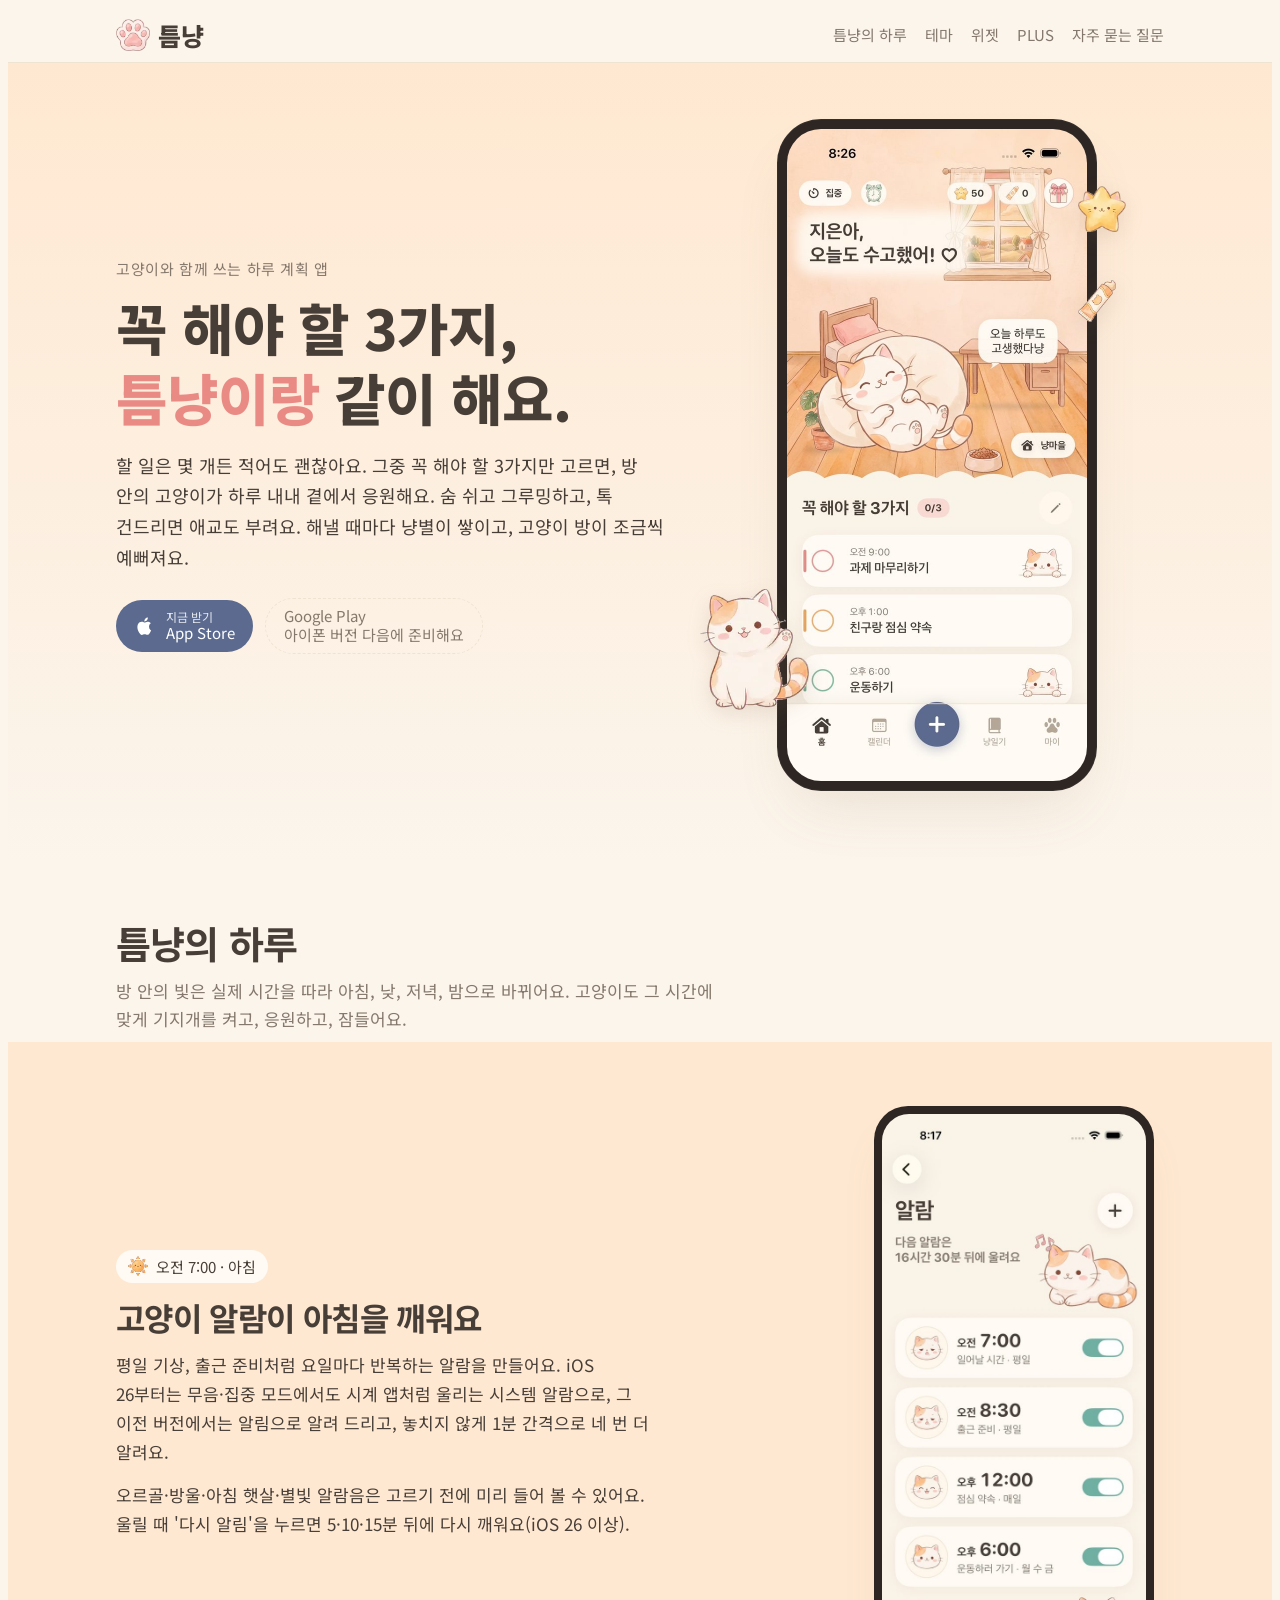
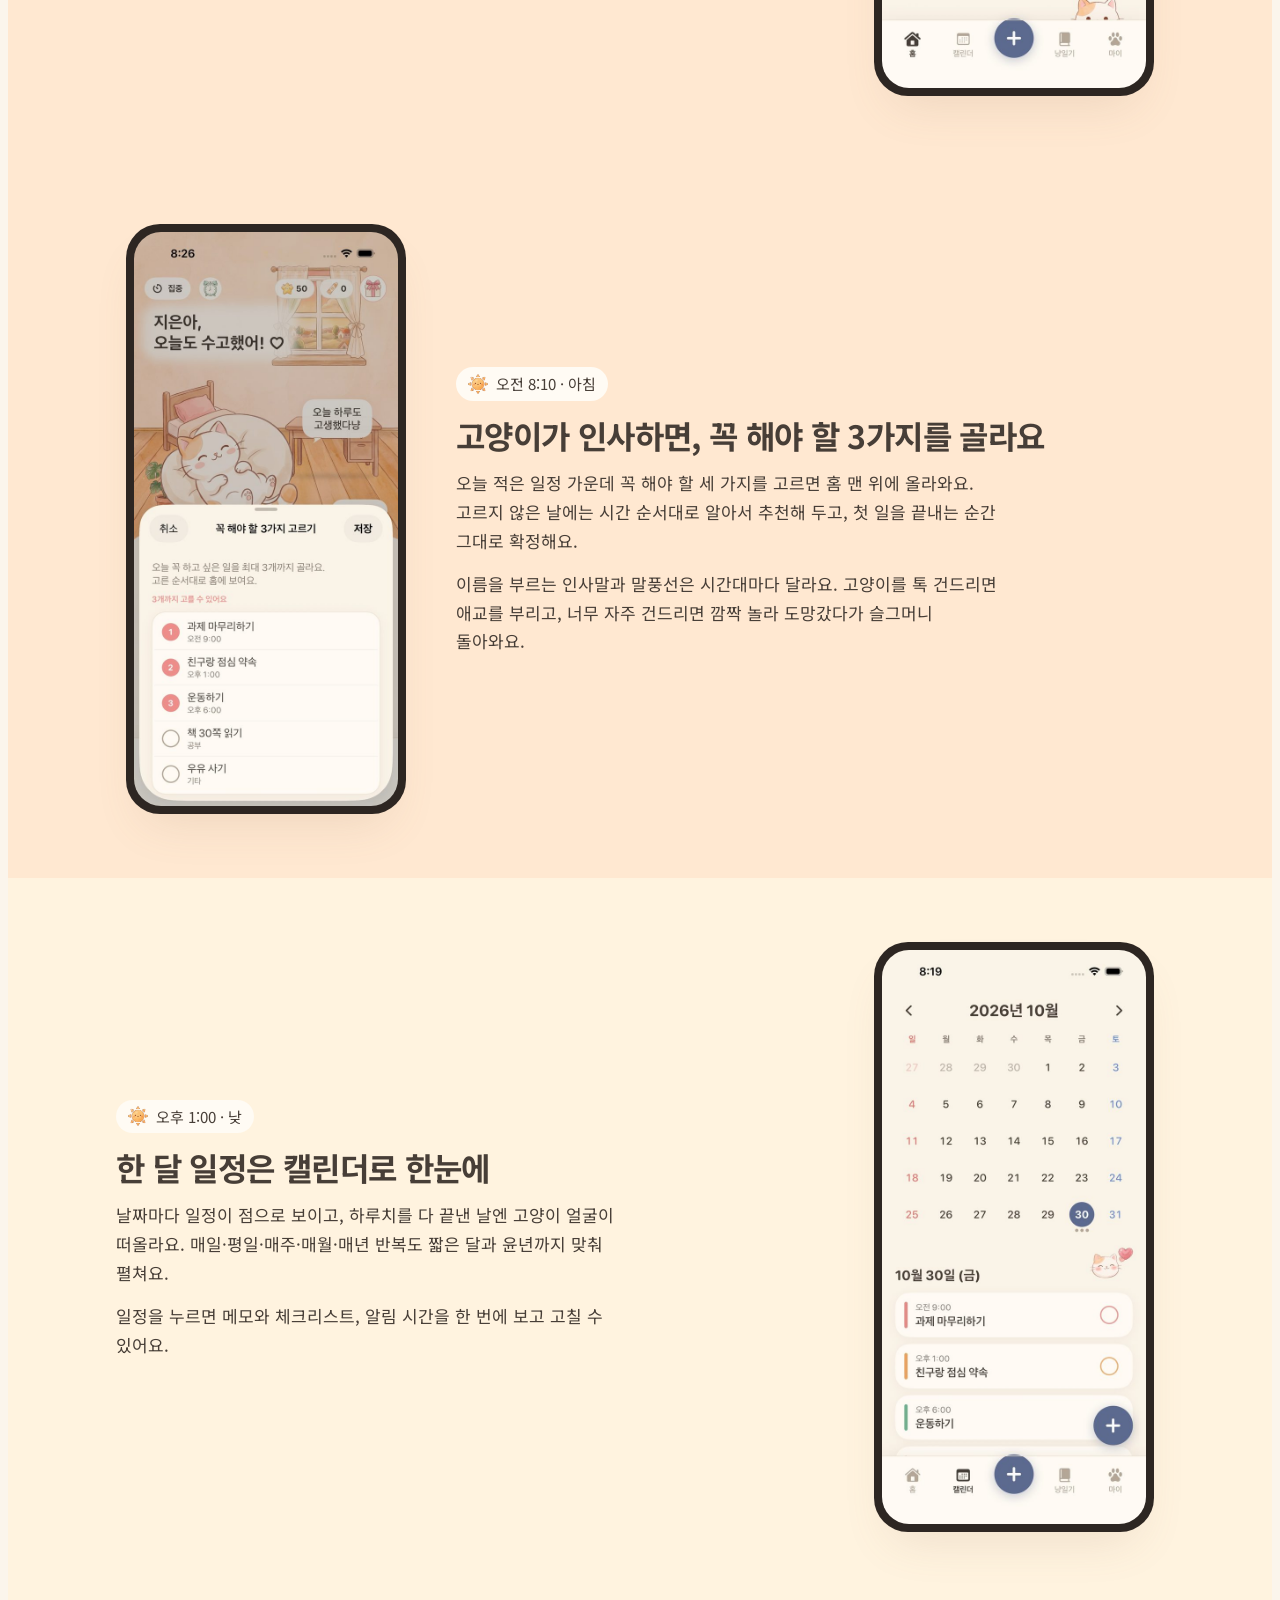
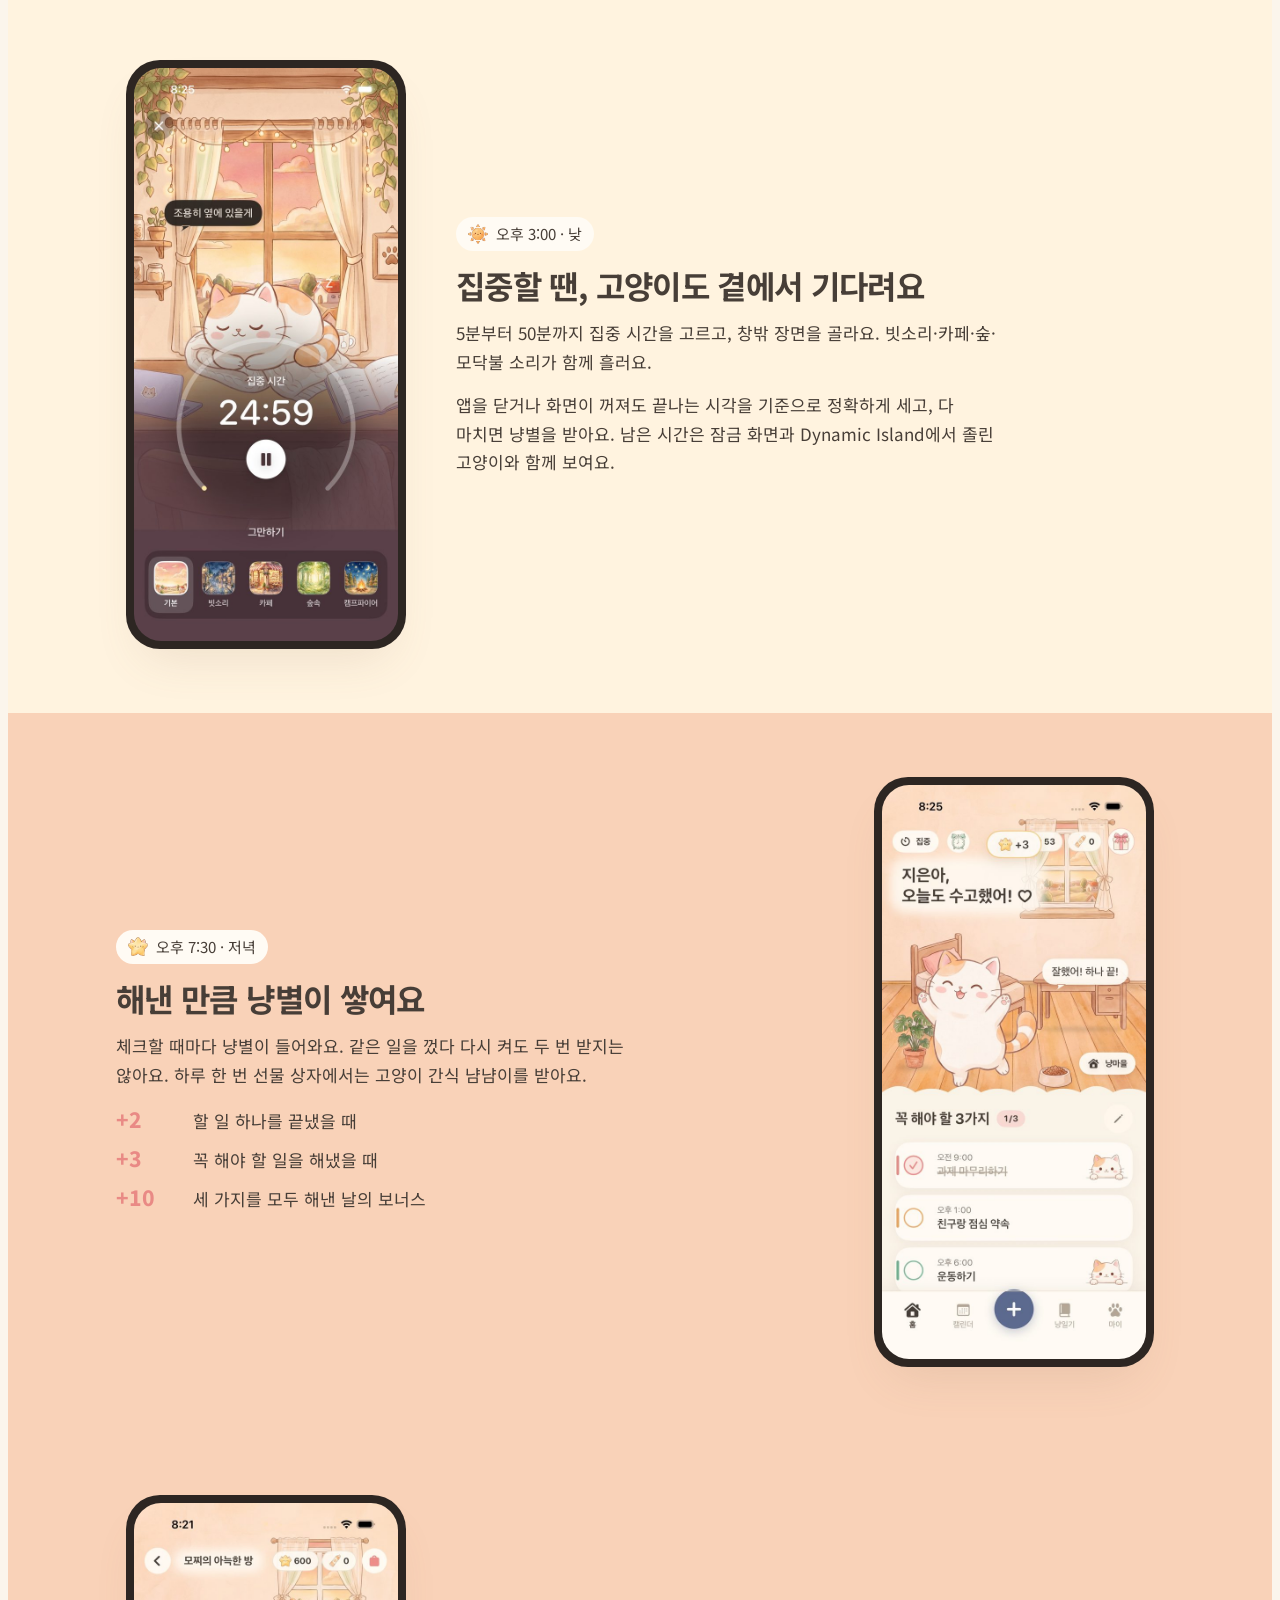
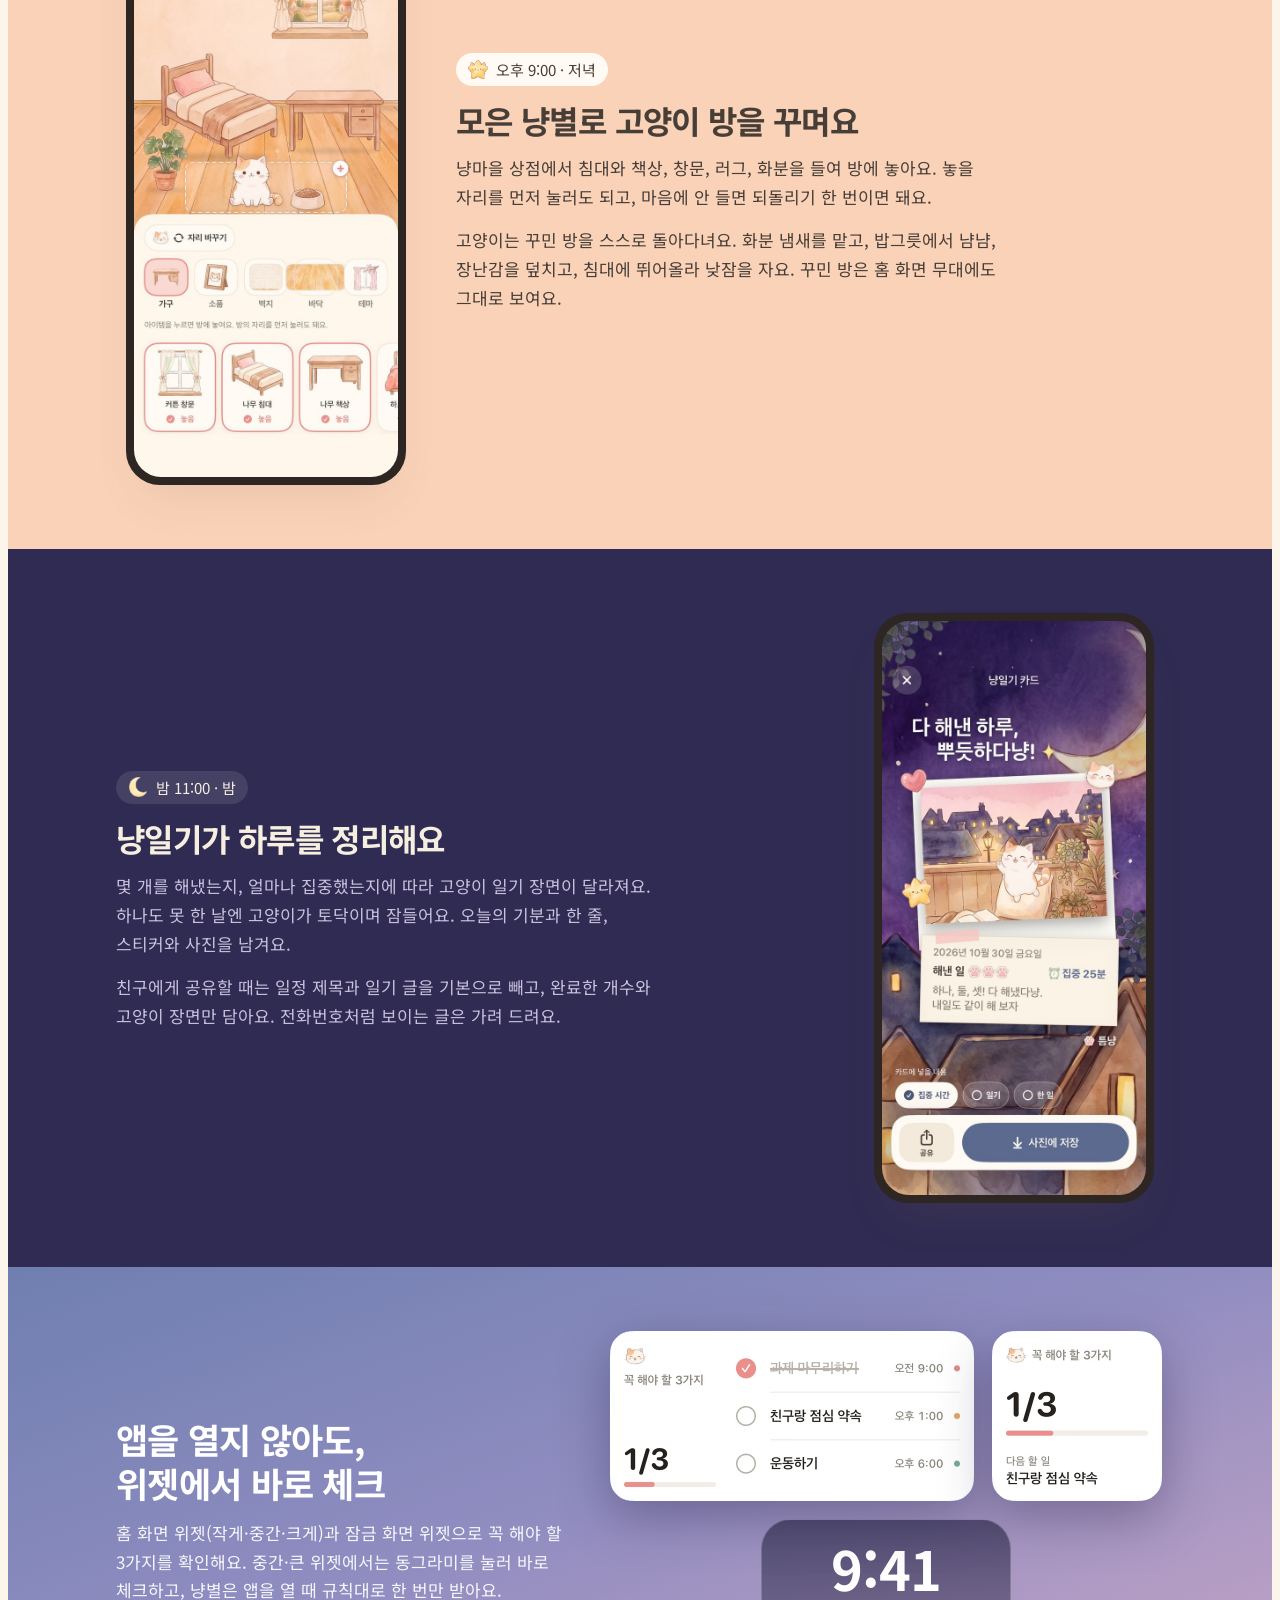
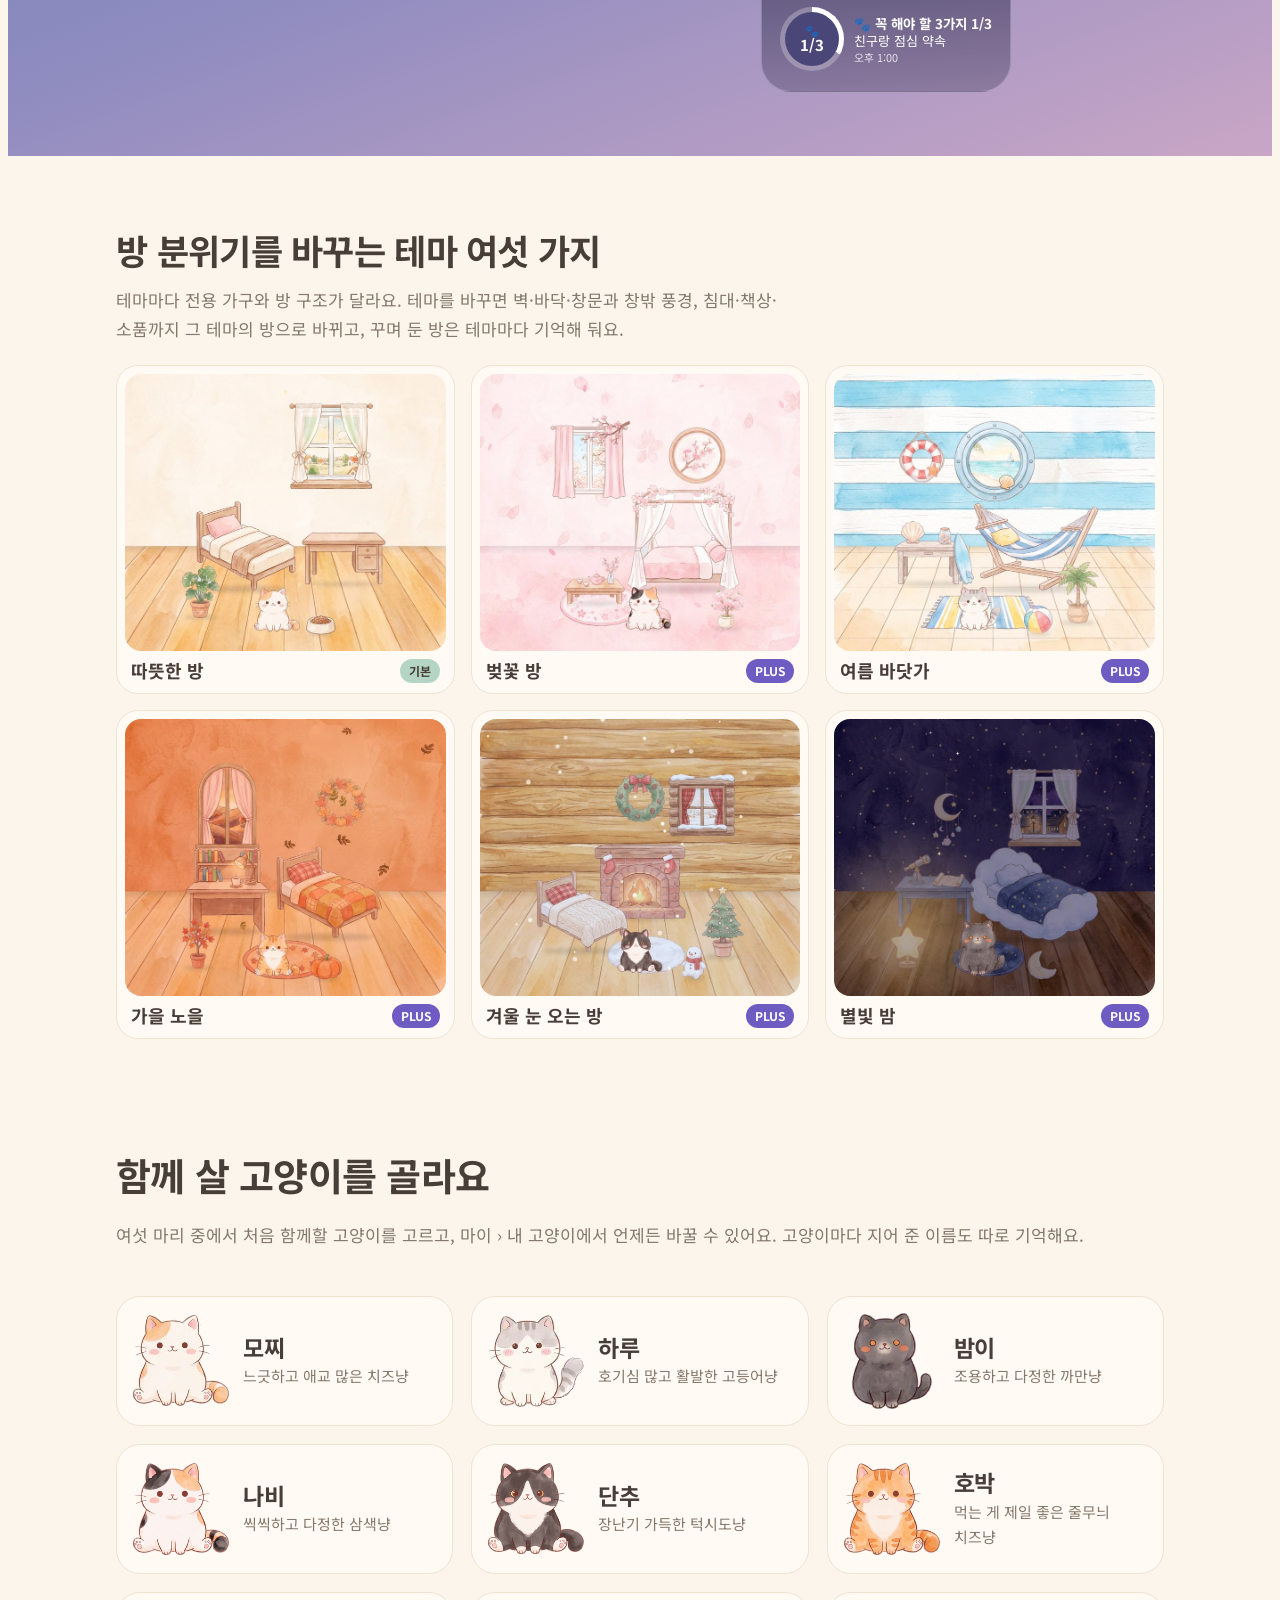
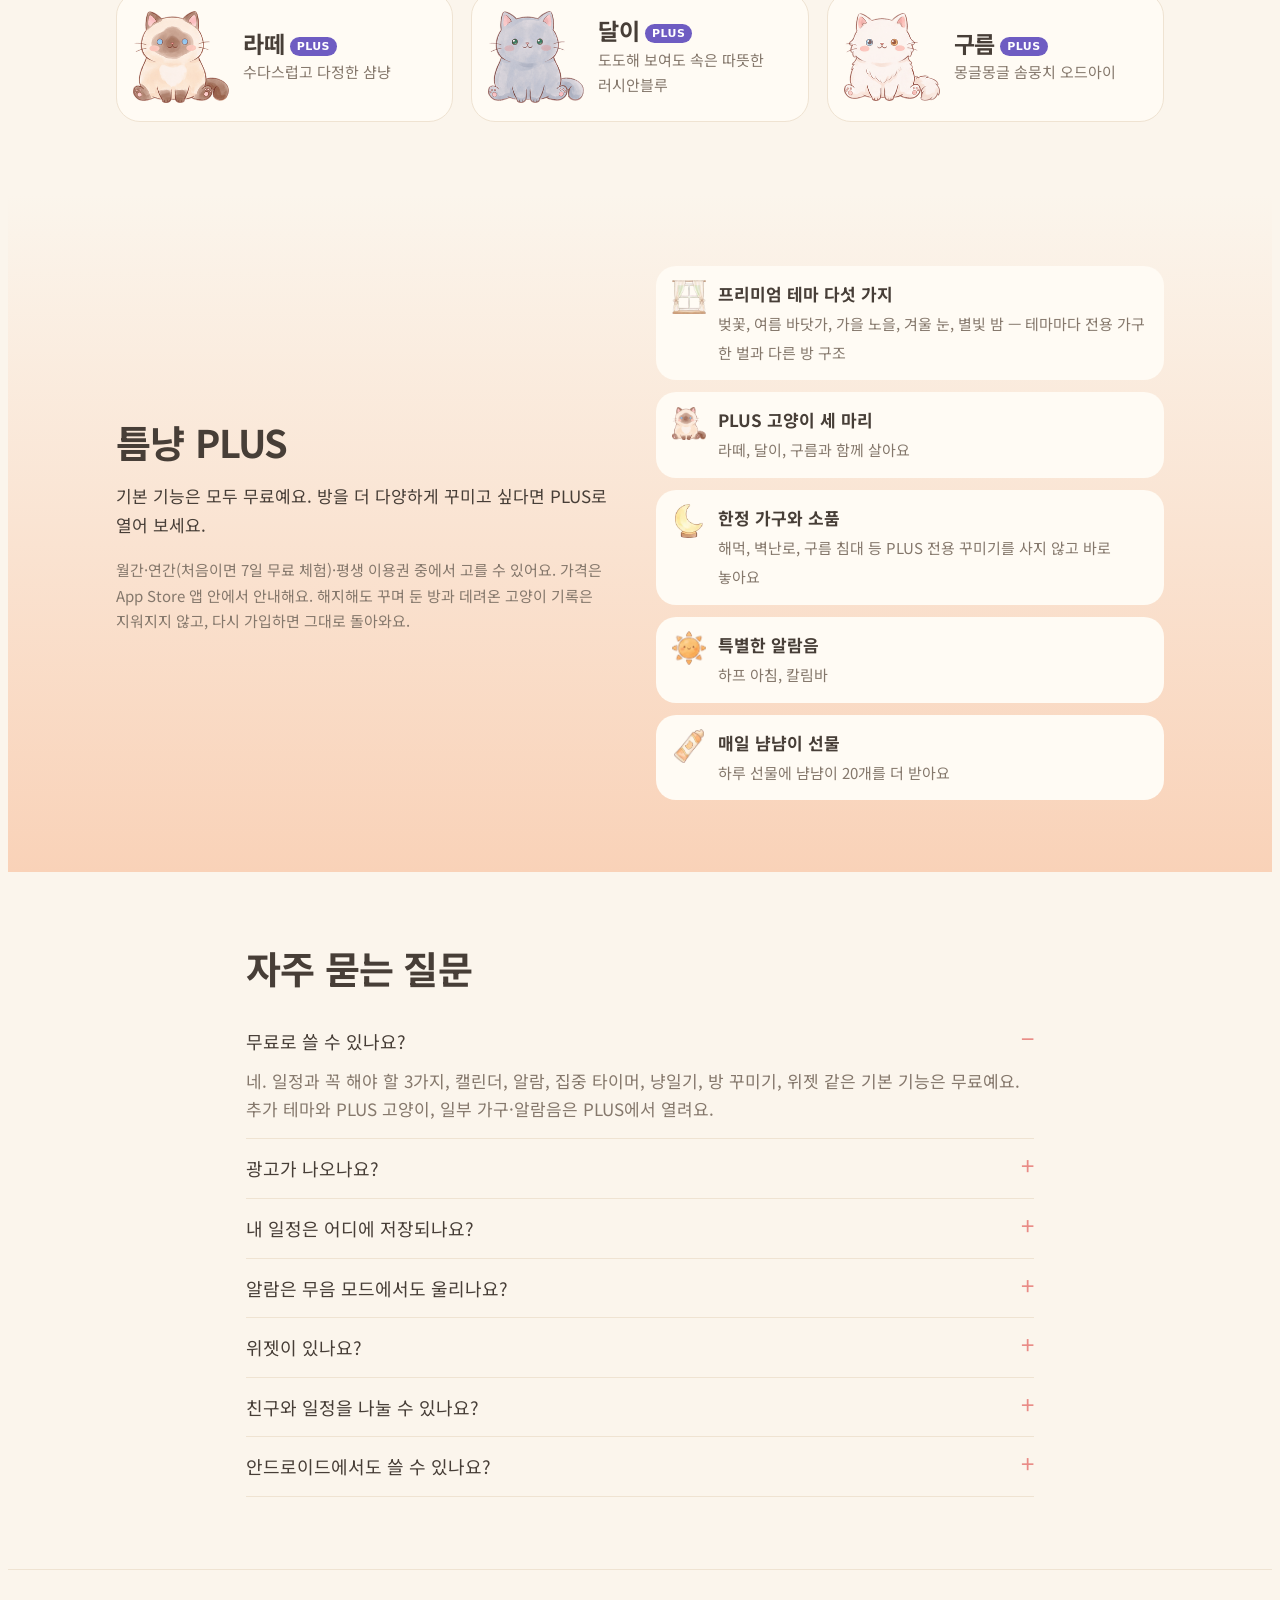
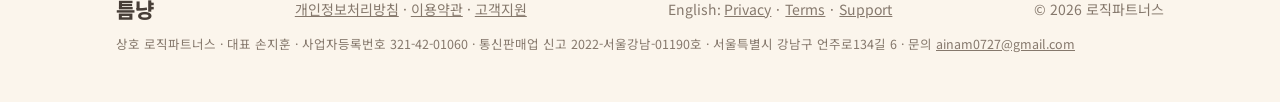
<file: index.html>
<!doctype html>
<html lang="ko">
<meta charset="utf-8">
<meta name="viewport" content="width=device-width, initial-scale=1, viewport-fit=cover">
<title>틈냥</title>
<meta name="claude:viewport-fit-sides" content="cover">
<meta name="description" content="오늘 꼭 해야 할 3가지를 고르면, 방 안의 고양이가 하루 내내 응원해요. 해낸 만큼 냥별이 쌓이고 방이 예뻐지는 일정 앱 틈냥.">
<link rel="preconnect" href="https://fonts.googleapis.com">
<link rel="preconnect" href="https://fonts.gstatic.com" crossorigin>
<link rel="stylesheet" href="https://fonts.googleapis.com/css2?family=Noto+Sans+KR:wght@400;500;700;800&display=swap">
<style>
/* 레이아웃: 고양이 방의 하루(아침 → 낮 → 저녁 → 밤)를 따라 내려가는 세로 이야기. 시간대마다 띠의 빛깔이 바뀐다. */
:root {
  --paper: #fbf5ec;
  --card: #fffbf4;
  --line: #efe3d2;
  --ink: #473e37;
  --ink-soft: #85786c;
  --navy: #5b6a8e;
  --coral: #e98a85;
  --sage: #b5d5c4;
  --morning: #ffe8d1;
  --noon: #fff3df;
  --evening: #f9d2b8;
  --night: #2f2b52;
  --night-ink: #f6eedf;
  --night-soft: #c9c0dd;
  --shadow: rgba(140, 110, 85, 0.16);
  --display: "Noto Sans KR", "Apple SD Gothic Neo", "Malgun Gothic", system-ui, sans-serif;
  --body: "Noto Sans KR", "Apple SD Gothic Neo", "Malgun Gothic", system-ui, sans-serif;
}
@media (prefers-color-scheme: dark) {
  :root:not([data-theme="light"]) {
    --paper: #1e1a17; --card: #2a2420; --line: #3a322c; --ink: #f3e9dc; --ink-soft: #bcae9f;
    --navy: #9aa8d1; --coral: #ee9a95; --sage: #6f9483;
    --morning: #3a2c25; --noon: #2c2621; --evening: #3d2a22; --night: #1a1833; --night-ink: #f6eedf; --night-soft: #b9b0d2;
    --shadow: rgba(0, 0, 0, 0.35);
    color-scheme: dark;
  }
}
:root[data-theme="dark"] {
  --paper: #1e1a17; --card: #2a2420; --line: #3a322c; --ink: #f3e9dc; --ink-soft: #bcae9f;
  --navy: #9aa8d1; --coral: #ee9a95; --sage: #6f9483;
  --morning: #3a2c25; --noon: #2c2621; --evening: #3d2a22; --night: #1a1833; --night-ink: #f6eedf; --night-soft: #b9b0d2;
  --shadow: rgba(0, 0, 0, 0.35);
  color-scheme: dark;
}

* { box-sizing: border-box; }
body {
  background: var(--paper);
  color: var(--ink);
  font-family: var(--body);
  font-size: 17px;
  line-height: 1.7;
  word-break: keep-all;
  overflow-wrap: anywhere;
}
body::before {
  content: ""; position: fixed; inset: 0 0 auto; height: env(safe-area-inset-top, 0px); z-index: 10;
  background: var(--paper);
}
img { max-width: 100%; height: auto; display: block; }
a { color: inherit; }
:focus-visible { outline: 3px solid var(--navy); outline-offset: 3px; border-radius: 8px; }

.wrap {
  width: 100%;
  max-width: 1080px;
  margin: 0 auto;
  padding-left: max(16px, env(safe-area-inset-left, 0px));
  padding-right: max(16px, env(safe-area-inset-right, 0px));
}

/* 머리 */
.top {
  position: sticky; top: env(safe-area-inset-top, 0px); z-index: 5;
  background: color-mix(in srgb, var(--paper) 88%, transparent);
  backdrop-filter: blur(8px);
  border-bottom: 1px solid var(--line);
}
.top .wrap { display: flex; align-items: center; justify-content: space-between; gap: 16px; padding-block: 10px; }
.brand { display: flex; align-items: center; gap: 8px; font-family: var(--display); font-weight: 800; font-size: 25px; letter-spacing: -0.02em; line-height: 1; text-decoration: none; }
.brand img { width: 34px; height: 34px; object-fit: contain; }
.top nav { display: flex; gap: 18px; font-size: 15px; color: var(--ink-soft); }
.top nav a { text-decoration: none; }
.top nav a:hover { color: var(--ink); }
@media (max-width: 560px) { .top nav { display: none; } }

/* 첫 화면 */
.hero { background: linear-gradient(180deg, var(--morning), var(--paper)); }
.hero .wrap { display: grid; grid-template-columns: minmax(0, 1.1fr) minmax(0, 0.9fr); gap: 40px; align-items: center; padding-block: 56px 72px; }
@media (max-width: 820px) { .hero .wrap { grid-template-columns: 1fr; padding-block: 36px 56px; } }
.eyebrow { font-size: 15px; letter-spacing: 0.04em; color: var(--ink-soft); margin: 0 0 10px; }
h1, h2, h3 { font-family: var(--display); font-weight: 700; letter-spacing: -0.02em; line-height: 1.25; text-wrap: balance; margin: 0; }
h1 { font-size: clamp(34px, 5.6vw, 56px); font-weight: 800; }
h1 .soft { color: var(--coral); }
.lede { font-size: 18px; max-width: 34em; margin: 18px 0 26px; color: var(--ink); }
.stores { display: flex; flex-wrap: wrap; gap: 12px; align-items: center; }
.store {
  display: inline-flex; align-items: center; gap: 10px; min-height: 52px; padding: 8px 18px;
  border-radius: 999px; background: var(--navy); color: #fff; font-size: 15px; line-height: 1.25;
}
.store small { display: block; font-size: 12px; opacity: 0.85; }
a.store { text-decoration: none; }
a.store:hover, a.store:focus-visible { filter: brightness(1.12); }
.store.quiet { background: transparent; color: var(--ink-soft); border: 1.5px dashed var(--line); }
.store svg { width: 22px; height: 22px; flex: none; }

.phone-stage { position: relative; justify-self: center; width: min(320px, 82vw); }
.phone {
  position: relative; border-radius: 44px; padding: 10px; background: #2d2622;
  box-shadow: 0 30px 60px -20px var(--shadow), 0 0 0 1px rgba(255, 255, 255, 0.04) inset;
}
.phone img { border-radius: 34px; width: 100%; height: auto; }
/* 휴대폰 폭: 첫 화면 휴대폰이 한 화면 안에 들어오게 (화면 높이의 60% 안팎) */
@media (max-width: 820px) {
  .phone-stage { width: min(260px, 68vw); width: min(260px, 68vw, calc(32svh + 20px)); }
  .phone { border-radius: 38px; padding: 8px; }
  .phone img { border-radius: 30px; }
}
.sticker { position: absolute; filter: drop-shadow(0 6px 10px var(--shadow)); pointer-events: none; }
.sticker.wave { width: 34%; left: -24%; bottom: 12%; }
.sticker.star { width: 15%; right: -9%; top: 10%; animation: bob 4.5s ease-in-out infinite; }
.sticker.churu { width: 12%; right: -6%; top: 24%; animation: bob 5.2s ease-in-out infinite reverse; }
@keyframes bob { 0%, 100% { transform: translateY(0) rotate(-4deg); } 50% { transform: translateY(-8px) rotate(4deg); } }
@media (prefers-reduced-motion: reduce) { .sticker { animation: none !important; } }

/* 하루 흐름 */
.day-intro .wrap { padding-block: 56px 8px; display: grid; gap: 10px; }
.day-intro h2 { font-size: clamp(27px, 4vw, 38px); }
.day-intro p { margin: 0; color: var(--ink-soft); max-width: 36em; }

.slot { --band: var(--noon); background: var(--band); }
.slot.morning { --band: var(--morning); }
.slot.noon { --band: var(--noon); }
.slot.evening { --band: var(--evening); }
.slot.night { --band: var(--night); color: var(--night-ink); }
.slot .wrap { display: grid; grid-template-columns: minmax(0, 1fr) minmax(0, 300px); gap: 40px; align-items: center; padding-block: 64px; }
.slot.flip .wrap { grid-template-columns: minmax(0, 300px) minmax(0, 1fr); }
.slot.flip .copy { order: 2; }
@media (max-width: 760px) {
  .slot .wrap, .slot.flip .wrap { grid-template-columns: 1fr; gap: 28px; padding-block: 48px; }
  .slot.flip .copy { order: 0; }
}
.clock {
  display: inline-flex; align-items: center; gap: 8px; font-size: 15px; font-variant-numeric: tabular-nums;
  padding: 4px 12px; border-radius: 999px; background: var(--card); color: var(--ink); margin-bottom: 14px;
}
.slot.night .clock { background: rgba(255, 255, 255, 0.1); color: var(--night-ink); }
.clock img { width: 20px; height: 20px; object-fit: contain; }
.copy h3 { font-size: clamp(23px, 3.3vw, 32px); margin-bottom: 14px; }
.copy p { margin: 0 0 14px; max-width: 32em; }
.slot.night .copy p { color: var(--night-soft); }
.facts { list-style: none; padding: 0; margin: 18px 0 0; display: grid; gap: 10px; }
.facts li { display: flex; gap: 10px; align-items: baseline; }
.facts b { font-family: var(--display); font-weight: 800; font-size: 21px; line-height: 1; min-width: 3.2em; color: var(--coral); font-variant-numeric: tabular-nums; }
.slot.night .facts b { color: #ffd27a; }
.shot { justify-self: center; width: min(280px, 76vw); border-radius: 34px; padding: 8px; background: #2d2622; box-shadow: 0 24px 48px -18px var(--shadow); }
.shot img { width: 100%; height: auto; border-radius: 27px; }
/* 휴대폰 폭: 화면 캡처 하나가 한 화면 안에 다 들어오게 (화면 높이의 60% 안팎, 낮은 화면이면 더 작게) */
@media (max-width: 760px) {
  .shot { width: min(240px, 62vw); width: min(240px, 62vw, calc(30svh + 16px)); padding: 7px; border-radius: 30px; }
  .shot img { border-radius: 24px; }
}

/* 위젯 (홈 화면·잠금 화면 모양) */
.widgets { background: linear-gradient(160deg, #6f7fb0 0%, #8f8cc0 45%, #c9a6c6 100%); color: #fff; }
.widgets .wrap { padding-block: 64px; display: grid; grid-template-columns: minmax(0, 0.9fr) minmax(0, 1.1fr); gap: 36px; align-items: center; }
@media (max-width: 820px) { .widgets .wrap { grid-template-columns: 1fr; } }
.widgets h2 { font-size: clamp(25px, 3.7vw, 35px); margin-bottom: 14px; }
.widgets .copy p { color: rgba(255, 255, 255, 0.92); max-width: 30em; margin: 0; }
.widget-row { display: flex; flex-wrap: wrap; gap: 18px; justify-content: center; align-items: center; }
/* 실제 위젯 화면(앱 단위 테스트가 그린 캡처) */
.widget-shot { display: block; height: auto; filter: drop-shadow(0 16px 26px rgba(30, 24, 60, 0.35)); }
.widget-shot--medium { flex: 1 1 100%; width: 100%; max-width: 364px; }
.widget-shot--small { width: min(170px, 42vw); }
.lock {
  width: min(250px, 70vw); border-radius: 30px; padding: 18px 16px 20px; text-align: center;
  background: linear-gradient(180deg, rgba(20, 18, 48, 0.55), rgba(20, 18, 48, 0.25)); border: 1px solid rgba(255, 255, 255, 0.2);
}
.lock-time { font-size: 54px; font-weight: 700; letter-spacing: -0.02em; line-height: 1.1; font-variant-numeric: tabular-nums; }
.lock-widgets { display: flex; gap: 10px; justify-content: center; align-items: center; margin-top: 10px; }
.lock-ring {
  width: 64px; height: 64px; border-radius: 50%; display: grid; place-content: center; line-height: 1.05; font-size: 15px;
  background: conic-gradient(#fff 0 33%, rgba(255, 255, 255, 0.25) 33% 100%); position: relative;
}
.lock-ring::before { content: ""; position: absolute; inset: 5px; border-radius: 50%; background: #4a4778; }
.lock-ring > * { position: relative; }
.lock-ring span { font-size: 11px; }
.lock-rect { text-align: left; display: grid; font-size: 13px; line-height: 1.35; }
.lock-rect b { font-size: 13.5px; }
.lock-rect small { opacity: 0.8; }

/* 테마 */
.themes .wrap { padding-block: 72px 40px; display: grid; gap: 14px; }
.themes h2 { font-size: clamp(25px, 3.7vw, 35px); }
.themes .wrap > p { margin: 0 0 8px; color: var(--ink-soft); max-width: 40em; }
.theme-grid { display: grid; grid-template-columns: repeat(3, minmax(0, 1fr)); gap: 16px; }
@media (max-width: 760px) { .theme-grid { grid-template-columns: repeat(2, minmax(0, 1fr)); gap: 12px; } }
.theme-grid figure { position: relative; margin: 0; background: var(--card); border: 1px solid var(--line); border-radius: 22px; padding: 8px; }
.theme-grid img { width: 100%; height: auto; border-radius: 16px; aspect-ratio: 480 / 414; object-fit: cover; }
.theme-grid figcaption { display: flex; justify-content: space-between; align-items: center; gap: 8px; padding: 8px 6px 2px; }
.theme-grid figcaption b { font-family: var(--display); font-size: 18px; font-weight: 700; line-height: 1.2; }
.theme-grid figcaption span { font-size: 12px; font-weight: 700; padding: 2px 9px; border-radius: 999px; background: #6e5cc2; color: #fff; flex: none; }
.theme-grid figure:first-child figcaption span { background: var(--sage); color: var(--ink); }
/* 휴대폰: 칸이 좁아 이름 옆 표시가 들쭉날쭉 줄바꿈되므로, 표시는 그림 왼쪽 위에 얹고 이름만 한 줄로 */
@media (max-width: 760px) {
  .theme-grid figcaption { display: block; padding: 8px 4px 2px; line-height: 1.15; text-wrap: balance; }
  .theme-grid figcaption b { font-size: clamp(14px, 4.1vw, 16px); }
  .theme-grid figcaption span { position: absolute; top: 15px; left: 15px; font-size: 11px; box-shadow: 0 1px 6px rgba(40, 30, 20, 0.2); }
}

/* 고양이 */
.cats .wrap { padding-block: 72px; display: grid; gap: 28px; }
.cats h2, .plus h2, .faq h2 { font-size: clamp(27px, 4vw, 38px); }
.cat-grid { display: grid; grid-template-columns: repeat(3, minmax(0, 1fr)); gap: 18px; }
.cat {
  display: grid; grid-template-columns: 96px minmax(0, 1fr); gap: 14px; align-items: center;
  padding: 16px; border-radius: 24px; background: var(--card); border: 1px solid var(--line);
}
.cat img { width: 96px; height: 96px; object-fit: contain; }
.cat h3 { font-size: 23px; }
.cat p { margin: 2px 0 0; color: var(--ink-soft); font-size: 15px; }
.cat .badge { display: inline-block; vertical-align: middle; font: 800 11px/1 system-ui, sans-serif; letter-spacing: .04em;
  color: #fff; background: #6e5cc2; border-radius: 999px; padding: 4px 7px; }
.cats .wrap > p { margin: -6px 0 18px; color: var(--ink-soft); }
/* 휴대폰: 아홉 마리를 세 칸짜리 작은 카드로 (한 줄씩 길게 늘어나지 않게) */
@media (max-width: 680px) {
  .cat-grid { grid-template-columns: repeat(3, minmax(0, 1fr)); gap: 10px; }
  .cat { grid-template-columns: 1fr; justify-items: center; align-content: start; text-align: center; gap: 4px; padding: 12px 6px; border-radius: 20px; }
  .cat img { width: 68px; height: 68px; }
  .cat h3 { font-size: 17px; }
  .cat p { font-size: 12px; line-height: 1.35; }
  .cat .badge { display: block; margin: 2px auto 0; width: max-content; }
}

/* PLUS */
.plus { background: linear-gradient(180deg, var(--paper), var(--evening)); }
.plus .wrap { padding-block: 72px; display: grid; grid-template-columns: minmax(0, 1fr) minmax(0, 1fr); gap: 32px; align-items: center; }
@media (max-width: 760px) { .plus .wrap { grid-template-columns: 1fr; } }
.perks { list-style: none; margin: 0; padding: 0; display: grid; gap: 12px; }
.perks li { display: grid; grid-template-columns: 34px minmax(0, 1fr); gap: 12px; align-items: start; padding: 14px 16px; border-radius: 20px; background: var(--card); }
.perks img { width: 34px; height: 34px; object-fit: contain; }
.perks b { display: block; }
.perks span { color: var(--ink-soft); font-size: 15px; }
.plus .note { color: var(--ink-soft); font-size: 15px; margin-top: 12px; }

/* 자주 묻는 질문 */
.faq .wrap { padding-block: 72px; display: grid; gap: 20px; max-width: 820px; }
.faq details { border-bottom: 1px solid var(--line); padding-block: 14px; }
.faq summary { cursor: pointer; font-size: 18px; list-style: none; display: flex; justify-content: space-between; gap: 16px; }
.faq summary::-webkit-details-marker { display: none; }
.faq summary::after { content: "+"; font-family: var(--display); font-size: 24px; line-height: 1; color: var(--coral); }
.faq details[open] summary::after { content: "−"; }
.faq details p { margin: 10px 0 0; color: var(--ink-soft); }

footer { border-top: 1px solid var(--line); }
footer .wrap { padding-block: 28px 40px; display: flex; flex-wrap: wrap; justify-content: space-between; gap: 12px; color: var(--ink-soft); font-size: 14px; }
footer .brand { font-size: 21px; color: var(--ink); }
footer .biz { flex-basis: 100%; margin: 0; font-size: 12.5px; line-height: 1.6; color: var(--ink-soft); }
</style>

<header class="top">
  <div class="wrap">
    <a class="brand" href="#top"><img src="assets/icon_paw.png" alt="">틈냥</a>
    <nav aria-label="페이지 안 이동">
      <a href="#day">틈냥의 하루</a>
      <a href="#themes">테마</a>
      <a href="#widgets">위젯</a>
      <a href="#plus">PLUS</a>
      <a href="#faq">자주 묻는 질문</a>
    </nav>
  </div>
</header>

<main id="top">
  <section class="hero">
    <div class="wrap">
      <div>
        <p class="eyebrow">고양이와 함께 쓰는 하루 계획 앱</p>
        <h1>꼭 해야 할 3가지,<br><span class="soft">틈냥이랑</span> 같이 해요.</h1>
        <p class="lede">할 일은 몇 개든 적어도 괜찮아요. 그중 꼭 해야 할 3가지만 고르면, 방 안의 고양이가 하루 내내 곁에서 응원해요. 숨 쉬고 그루밍하고, 톡 건드리면 애교도 부려요. 해낼 때마다 냥별이 쌓이고, 고양이 방이 조금씩 예뻐져요.</p>
        <div class="stores">
          <a class="store" href="https://apps.apple.com/kr/app/id6829166023">
            <svg viewBox="0 0 24 24" aria-hidden="true"><path fill="currentColor" d="M16.4 12.6c0-2.3 1.9-3.4 2-3.5-1.1-1.6-2.8-1.8-3.4-1.8-1.4-.1-2.8.9-3.5.9-.7 0-1.9-.9-3.1-.8-1.6 0-3.1.9-3.9 2.4-1.7 2.9-.4 7.2 1.2 9.5.8 1.1 1.7 2.4 2.9 2.4 1.2 0 1.6-.8 3-.8s1.8.8 3 .7c1.3 0 2.1-1.1 2.8-2.3.9-1.3 1.3-2.6 1.3-2.7-.1 0-2.3-.9-2.3-3.9zM14.1 5.8c.6-.8 1.1-1.9 1-3-.9 0-2.1.6-2.8 1.4-.6.7-1.1 1.8-1 2.9 1.1.1 2.1-.5 2.8-1.3z"/></svg>
            <span><small>지금 받기</small>App Store</span>
          </a>
          <span class="store quiet" role="note">Google Play<br>아이폰 버전 다음에 준비해요</span>
        </div>
      </div>
      <div class="phone-stage">
        <div class="phone"><img src="assets/screen_home.jpg" alt="틈냥 홈 화면: 저녁빛 방에서 쿠션에 기대 쉬는 고양이, '지은아, 오늘도 수고했어!' 인사말, 꼭 해야 할 3가지 목록" width="600" height="1304"></div>
        <img class="sticker wave" src="assets/cat_mochi_wave.png" alt="">
        <img class="sticker star" src="assets/icon_star.png" alt="">
        <img class="sticker churu" src="assets/icon_churu.png" alt="">
      </div>
    </div>
  </section>

  <section class="day-intro" id="day">
    <div class="wrap">
      <h2>틈냥의 하루</h2>
      <p>방 안의 빛은 실제 시간을 따라 아침, 낮, 저녁, 밤으로 바뀌어요. 고양이도 그 시간에 맞게 기지개를 켜고, 응원하고, 잠들어요.</p>
    </div>
  </section>

  <section class="slot morning" aria-labelledby="t-alarm">
    <div class="wrap">
      <div class="copy">
        <span class="clock"><img src="assets/icon_sun.png" alt="">오전 7:00 · 아침</span>
        <h3 id="t-alarm">고양이 알람이 아침을 깨워요</h3>
        <p>평일 기상, 출근 준비처럼 요일마다 반복하는 알람을 만들어요. iOS 26부터는 무음·집중 모드에서도 시계 앱처럼 울리는 시스템 알람으로, 그 이전 버전에서는 알림으로 알려 드리고, 놓치지 않게 1분 간격으로 네 번 더 알려요.</p>
        <p>오르골·방울·아침 햇살·별빛 알람음은 고르기 전에 미리 들어 볼 수 있어요. 울릴 때 '다시 알림'을 누르면 5·10·15분 뒤에 다시 깨워요(iOS 26 이상).</p>
      </div>
      <div class="shot"><img src="assets/screen_alarm.jpg" alt="알람 목록 화면: 오전 7시 기상, 8시 30분 출근 준비, 낮 12시 점심, 오후 6시 운동 알람과 켜기 스위치" width="600" height="1304" loading="lazy"></div>
    </div>
  </section>

  <section class="slot morning flip" aria-labelledby="t-morning">
    <div class="wrap">
      <div class="copy">
        <span class="clock"><img src="assets/icon_sun.png" alt="">오전 8:10 · 아침</span>
        <h3 id="t-morning">고양이가 인사하면, 꼭 해야 할 3가지를 골라요</h3>
        <p>오늘 적은 일정 가운데 꼭 해야 할 세 가지를 고르면 홈 맨 위에 올라와요. 고르지 않은 날에는 시간 순서대로 알아서 추천해 두고, 첫 일을 끝내는 순간 그대로 확정해요.</p>
        <p>이름을 부르는 인사말과 말풍선은 시간대마다 달라요. 고양이를 톡 건드리면 애교를 부리고, 너무 자주 건드리면 깜짝 놀라 도망갔다가 슬그머니 돌아와요.</p>
      </div>
      <div class="shot"><img src="assets/screen_promises.jpg" alt="꼭 해야 할 3가지 고르기 화면: 일정 목록에서 최대 세 개를 순서대로 고르는 모습" width="600" height="1304" loading="lazy"></div>
    </div>
  </section>

  <section class="slot noon" aria-labelledby="t-noon">
    <div class="wrap">
      <div class="copy">
        <span class="clock"><img src="assets/icon_sun.png" alt="">오후 1:00 · 낮</span>
        <h3 id="t-noon">한 달 일정은 캘린더로 한눈에</h3>
        <p>날짜마다 일정이 점으로 보이고, 하루치를 다 끝낸 날엔 고양이 얼굴이 떠올라요. 매일·평일·매주·매월·매년 반복도 짧은 달과 윤년까지 맞춰 펼쳐요.</p>
        <p>일정을 누르면 메모와 체크리스트, 알림 시간을 한 번에 보고 고칠 수 있어요.</p>
      </div>
      <div class="shot"><img src="assets/screen_calendar.jpg" alt="캘린더 화면: 2026년 10월 달력과 선택한 날의 일정 목록" width="600" height="1304" loading="lazy"></div>
    </div>
  </section>

  <section class="slot noon flip" aria-labelledby="t-focus">
    <div class="wrap">
      <div class="copy">
        <span class="clock"><img src="assets/icon_sun.png" alt="">오후 3:00 · 낮</span>
        <h3 id="t-focus">집중할 땐, 고양이도 곁에서 기다려요</h3>
        <p>5분부터 50분까지 집중 시간을 고르고, 창밖 장면을 골라요. 빗소리·카페·숲·모닥불 소리가 함께 흘러요.</p>
        <p>앱을 닫거나 화면이 꺼져도 끝나는 시각을 기준으로 정확하게 세고, 다 마치면 냥별을 받아요. 남은 시간은 잠금 화면과 Dynamic Island에서 졸린 고양이와 함께 보여요.</p>
      </div>
      <div class="shot"><img src="assets/screen_focus.jpg" alt="집중 타이머 화면: 모닥불 창가에서 잠든 고양이와 남은 시간 4분 58초" width="600" height="1304" loading="lazy"></div>
    </div>
  </section>

  <section class="slot evening" aria-labelledby="t-evening">
    <div class="wrap">
      <div class="copy">
        <span class="clock"><img src="assets/icon_star.png" alt="">오후 7:30 · 저녁</span>
        <h3 id="t-evening">해낸 만큼 냥별이 쌓여요</h3>
        <p>체크할 때마다 냥별이 들어와요. 같은 일을 껐다 다시 켜도 두 번 받지는 않아요. 하루 한 번 선물 상자에서는 고양이 간식 냠냠이를 받아요.</p>
        <ul class="facts">
          <li><b>+2</b><span>할 일 하나를 끝냈을 때</span></li>
          <li><b>+3</b><span>꼭 해야 할 일을 해냈을 때</span></li>
          <li><b>+10</b><span>세 가지를 모두 해낸 날의 보너스</span></li>
        </ul>
      </div>
      <div class="shot"><img src="assets/screen_reward.jpg" alt="꼭 해야 할 일 하나를 끝내 냥별 3개를 받은 순간의 홈 화면" width="600" height="1304" loading="lazy"></div>
    </div>
  </section>

  <section class="slot evening flip" aria-labelledby="t-room">
    <div class="wrap">
      <div class="copy">
        <span class="clock"><img src="assets/icon_star.png" alt="">오후 9:00 · 저녁</span>
        <h3 id="t-room">모은 냥별로 고양이 방을 꾸며요</h3>
        <p>냥마을 상점에서 침대와 책상, 창문, 러그, 화분을 들여 방에 놓아요. 놓을 자리를 먼저 눌러도 되고, 마음에 안 들면 되돌리기 한 번이면 돼요.</p>
        <p>고양이는 꾸민 방을 스스로 돌아다녀요. 화분 냄새를 맡고, 밥그릇에서 냠냠, 장난감을 덮치고, 침대에 뛰어올라 낮잠을 자요. 꾸민 방은 홈 화면 무대에도 그대로 보여요.</p>
      </div>
      <div class="shot"><img src="assets/screen_room.jpg" alt="냥마을 방 꾸미기 화면: 창가와 침대, 책상이 놓인 방과 아래쪽 가구 고르기 목록" width="600" height="1304" loading="lazy"></div>
    </div>
  </section>

  <section class="slot night" aria-labelledby="t-night">
    <div class="wrap">
      <div class="copy">
        <span class="clock"><img src="assets/icon_moon.png" alt="">밤 11:00 · 밤</span>
        <h3 id="t-night">냥일기가 하루를 정리해요</h3>
        <p>몇 개를 해냈는지, 얼마나 집중했는지에 따라 고양이 일기 장면이 달라져요. 하나도 못 한 날엔 고양이가 토닥이며 잠들어요. 오늘의 기분과 한 줄, 스티커와 사진을 남겨요.</p>
        <p>친구에게 공유할 때는 일정 제목과 일기 글을 기본으로 빼고, 완료한 개수와 고양이 장면만 담아요. 전화번호처럼 보이는 글은 가려 드려요.</p>
      </div>
      <div class="shot"><img src="assets/screen_share.jpg" alt="냥일기 공유 카드: 보랏빛 밤 지붕 위 고양이와 '다 해낸 하루, 뿌듯하다냥!' 문구" width="600" height="1304" loading="lazy"></div>
    </div>
  </section>

  <section class="widgets" id="widgets" aria-labelledby="t-widgets">
    <div class="wrap">
      <div class="copy">
        <h2 id="t-widgets">앱을 열지 않아도, 위젯에서 바로 체크</h2>
        <p>홈 화면 위젯(작게·중간·크게)과 잠금 화면 위젯으로 꼭 해야 할 3가지를 확인해요. 중간·큰 위젯에서는 동그라미를 눌러 바로 체크하고, 냥별은 앱을 열 때 규칙대로 한 번만 받아요.</p>
      </div>
      <div class="widget-row">
        <img class="widget-shot widget-shot--medium" src="assets/widget_medium.webp" width="364" height="170" loading="lazy"
             alt="중간 크기 홈 화면 위젯: 꼭 해야 할 3가지 1/3, 고양이 모찌, 과제 마무리하기(완료)·친구랑 점심 약속 오후 1:00·운동하기 오후 6:00 체크 동그라미">
        <img class="widget-shot widget-shot--small" src="assets/widget_small.webp" width="170" height="170" loading="lazy"
             alt="작은 홈 화면 위젯: 꼭 해야 할 3가지 1/3, 다음 할 일 친구랑 점심 약속">
        <div class="lock" role="img" aria-label="잠금 화면 위젯 예시: 꼭 해야 할 3가지 1/3, 다음 할 일 친구랑 점심 약속">
          <div class="lock-time">9:41</div>
          <div class="lock-widgets">
            <div class="lock-ring"><span>🐾</span><b>1/3</b></div>
            <div class="lock-rect"><b>🐾 꼭 해야 할 3가지 1/3</b><span>친구랑 점심 약속</span><small>오후 1:00</small></div>
          </div>
        </div>
      </div>
    </div>
  </section>

  <section class="themes" id="themes" aria-labelledby="t-themes">
    <div class="wrap">
      <h2 id="t-themes">방 분위기를 바꾸는 테마 여섯 가지</h2>
      <p>테마마다 전용 가구와 방 구조가 달라요. 테마를 바꾸면 벽·바닥·창문과 창밖 풍경, 침대·책상·소품까지 그 테마의 방으로 바뀌고, 꾸며 둔 방은 테마마다 기억해 둬요.</p>
      <div class="theme-grid">
        <figure><img src="assets/theme_t01.jpg" alt="따뜻한 방 테마: 크림색 벽과 나무 바닥, 햇살 드는 창" width="480" height="414" loading="lazy"><figcaption><b>따뜻한 방</b><span>기본</span></figcaption></figure>
        <figure><img src="assets/theme_t02.jpg" alt="벚꽃 방 테마: 분홍 벽지와 카펫, 캐노피 침대와 낮은 찻상, 벚꽃잎이 흩날리는 창" width="480" height="414" loading="lazy"><figcaption><b>벚꽃 방</b><span>PLUS</span></figcaption></figure>
        <figure><img src="assets/theme_t03.jpg" alt="여름 바닷가 테마: 파란 줄무늬 벽과 동그란 바다 창, 해먹과 서핑보드" width="480" height="414" loading="lazy"><figcaption><b>여름 바닷가</b><span>PLUS</span></figcaption></figure>
        <figure><img src="assets/theme_t04.jpg" alt="가을 노을 테마: 주황빛 벽과 아치 창, 책장 책상과 단풍나무, 떨어지는 낙엽" width="480" height="414" loading="lazy"><figcaption><b>가을 노을</b><span>PLUS</span></figcaption></figure>
        <figure><img src="assets/theme_t05.jpg" alt="겨울 눈 오는 방 테마: 통나무 벽 가운데 벽난로와 화환, 크리스마스트리, 내리는 눈" width="480" height="414" loading="lazy"><figcaption><b>겨울 눈 오는 방</b><span>PLUS</span></figcaption></figure>
        <figure><img src="assets/theme_t06.jpg" alt="별빛 밤 테마: 보랏빛 밤하늘 벽지, 구름 침대와 망원경, 천장의 달 모빌" width="480" height="414" loading="lazy"><figcaption><b>별빛 밤</b><span>PLUS</span></figcaption></figure>
      </div>
    </div>
  </section>

  <section class="cats" id="cats" aria-labelledby="t-cats">
    <div class="wrap">
      <h2 id="t-cats">함께 살 고양이를 골라요</h2>
      <p>여섯 마리 중에서 처음 함께할 고양이를 고르고, 마이 › 내 고양이에서 언제든 바꿀 수 있어요. 고양이마다 지어 준 이름도 따로 기억해요.</p>
      <div class="cat-grid">
        <article class="cat"><img src="assets/cat_mochi_sit.png" alt="치즈 무늬 고양이 모찌" width="96" height="96"><div><h3>모찌</h3><p>느긋하고 애교 많은 치즈냥</p></div></article>
        <article class="cat"><img src="assets/cat_haru_sit.png" alt="고등어 무늬 고양이 하루" width="96" height="96"><div><h3>하루</h3><p>호기심 많고 활발한 고등어냥</p></div></article>
        <article class="cat"><img src="assets/cat_bami_sit.png" alt="까만 고양이 밤이" width="96" height="96"><div><h3>밤이</h3><p>조용하고 다정한 까만냥</p></div></article>
        <article class="cat"><img src="assets/cat_nabi_sit.png" alt="삼색 고양이 나비" width="96" height="96" loading="lazy"><div><h3>나비</h3><p>씩씩하고 다정한 삼색냥</p></div></article>
        <article class="cat"><img src="assets/cat_danchu_sit.png" alt="턱시도 고양이 단추" width="96" height="96" loading="lazy"><div><h3>단추</h3><p>장난기 가득한 턱시도냥</p></div></article>
        <article class="cat"><img src="assets/cat_hobak_sit.png" alt="주황 줄무늬 고양이 호박" width="96" height="96" loading="lazy"><div><h3>호박</h3><p>먹는 게 제일 좋은 줄무늬 치즈냥</p></div></article>
        <article class="cat plus-cat"><img src="assets/cat_latte_sit.png" alt="샴 고양이 라떼 (PLUS)" width="96" height="96" loading="lazy"><div><h3>라떼 <span class="badge">PLUS</span></h3><p>수다스럽고 다정한 샴냥</p></div></article>
        <article class="cat plus-cat"><img src="assets/cat_dali_sit.png" alt="러시안블루 고양이 달이 (PLUS)" width="96" height="96" loading="lazy"><div><h3>달이 <span class="badge">PLUS</span></h3><p>도도해 보여도 속은 따뜻한 러시안블루</p></div></article>
        <article class="cat plus-cat"><img src="assets/cat_gureum_sit.png" alt="하얀 장모 오드아이 고양이 구름 (PLUS)" width="96" height="96" loading="lazy"><div><h3>구름 <span class="badge">PLUS</span></h3><p>몽글몽글 솜뭉치 오드아이</p></div></article>
      </div>
    </div>
  </section>

  <section class="plus" id="plus" aria-labelledby="t-plus">
    <div class="wrap">
      <div>
        <h2 id="t-plus">틈냥 PLUS</h2>
        <p>기본 기능은 모두 무료예요. 방을 더 다양하게 꾸미고 싶다면 PLUS로 열어 보세요.</p>
        <p class="note">월간·연간(처음이면 7일 무료 체험)·평생 이용권 중에서 고를 수 있어요. 가격은 App Store 앱 안에서 안내해요. 해지해도 꾸며 둔 방과 데려온 고양이 기록은 지워지지 않고, 다시 가입하면 그대로 돌아와요.</p>
      </div>
      <ul class="perks">
        <li><img src="assets/decor_window_basic.png" alt=""><div><b>프리미엄 테마 다섯 가지</b><span>벚꽃, 여름 바닷가, 가을 노을, 겨울 눈, 별빛 밤 — 테마마다 전용 가구 한 벌과 다른 방 구조</span></div></li>
        <li><img src="assets/cat_latte_sit.png" alt=""><div><b>PLUS 고양이 세 마리</b><span>라떼, 달이, 구름과 함께 살아요</span></div></li>
        <li><img src="assets/decor_lamp_moon.png" alt=""><div><b>한정 가구와 소품</b><span>해먹, 벽난로, 구름 침대 등 PLUS 전용 꾸미기를 사지 않고 바로 놓아요</span></div></li>
        <li><img src="assets/icon_sun.png" alt=""><div><b>특별한 알람음</b><span>하프 아침, 칼림바</span></div></li>
        <li><img src="assets/icon_churu.png" alt=""><div><b>매일 냠냠이 선물</b><span>하루 선물에 냠냠이 20개를 더 받아요</span></div></li>
      </ul>
    </div>
  </section>

  <section class="faq" id="faq" aria-labelledby="t-faq">
    <div class="wrap">
      <h2 id="t-faq">자주 묻는 질문</h2>
      <div>
        <details open><summary>무료로 쓸 수 있나요?</summary><p>네. 일정과 꼭 해야 할 3가지, 캘린더, 알람, 집중 타이머, 냥일기, 방 꾸미기, 위젯 같은 기본 기능은 무료예요. 추가 테마와 PLUS 고양이, 일부 가구·알람음은 PLUS에서 열려요.</p></details>
        <details><summary>광고가 나오나요?</summary><p>화면을 가리는 광고는 없어요. 냠냠이가 더 필요할 때 원하면 짧은 영상을 보고 받는 기능을 준비하고 있어요. PLUS에서는 광고가 나오지 않아요.</p></details>
        <details><summary>내 일정은 어디에 저장되나요?</summary><p>내 휴대폰 안에 저장돼서 인터넷이 없어도 쓸 수 있어요. 휴대폰을 바꿀 때는 마이 → 기록 백업에서 파일로 내보내고, 새 휴대폰에서 가져오면 돼요.</p></details>
        <details><summary>알람은 무음 모드에서도 울리나요?</summary><p>iOS 26 이상에서는 시스템 알람으로 예약해 무음·집중 모드에서도 울려요. 그보다 낮은 버전에서는 알림으로 알려 드리고, 알람 화면에 그 사실을 안내해요.</p></details>
        <details><summary>위젯이 있나요?</summary><p>네. 홈 화면에 작게·중간·크게, 잠금 화면에 동그라미·네모·한 줄 위젯이 있어요. 위젯에서 체크한 일은 앱을 열 때 냥별과 함께 반영돼요.</p></details>
        <details><summary>친구와 일정을 나눌 수 있나요?</summary><p>친구와 일정을 나누는 기능과, 친구를 초대하면 둘 다 고양이 간식을 받는 초대 선물을 준비하고 있어요.</p></details>
        <details><summary>안드로이드에서도 쓸 수 있나요?</summary><p>아이폰 버전을 먼저 출시하고, 안드로이드 버전은 그다음에 준비해요.</p></details>
      </div>
    </div>
  </section>
</main>

<footer>
  <div class="wrap">
    <span class="brand">틈냥</span>
    <span><a href="privacy.html">개인정보처리방침</a> · <a href="terms.html">이용약관</a> · <a href="support.html">고객지원</a></span>
    <span lang="en">English: <a href="privacy-en.html">Privacy</a> · <a href="terms-en.html">Terms</a> · <a href="support-en.html">Support</a></span>
    <span>© 2026 로직파트너스</span>
    <p class="biz">상호 로직파트너스 · 대표 손지훈 · 사업자등록번호 321-42-01060 · 통신판매업 신고 2022-서울강남-01190호 · 서울특별시 강남구 언주로134길 6 · 문의 <a href="mailto:ainam0727@gmail.com">ainam0727@gmail.com</a></p>
  </div>
</footer>
</file>
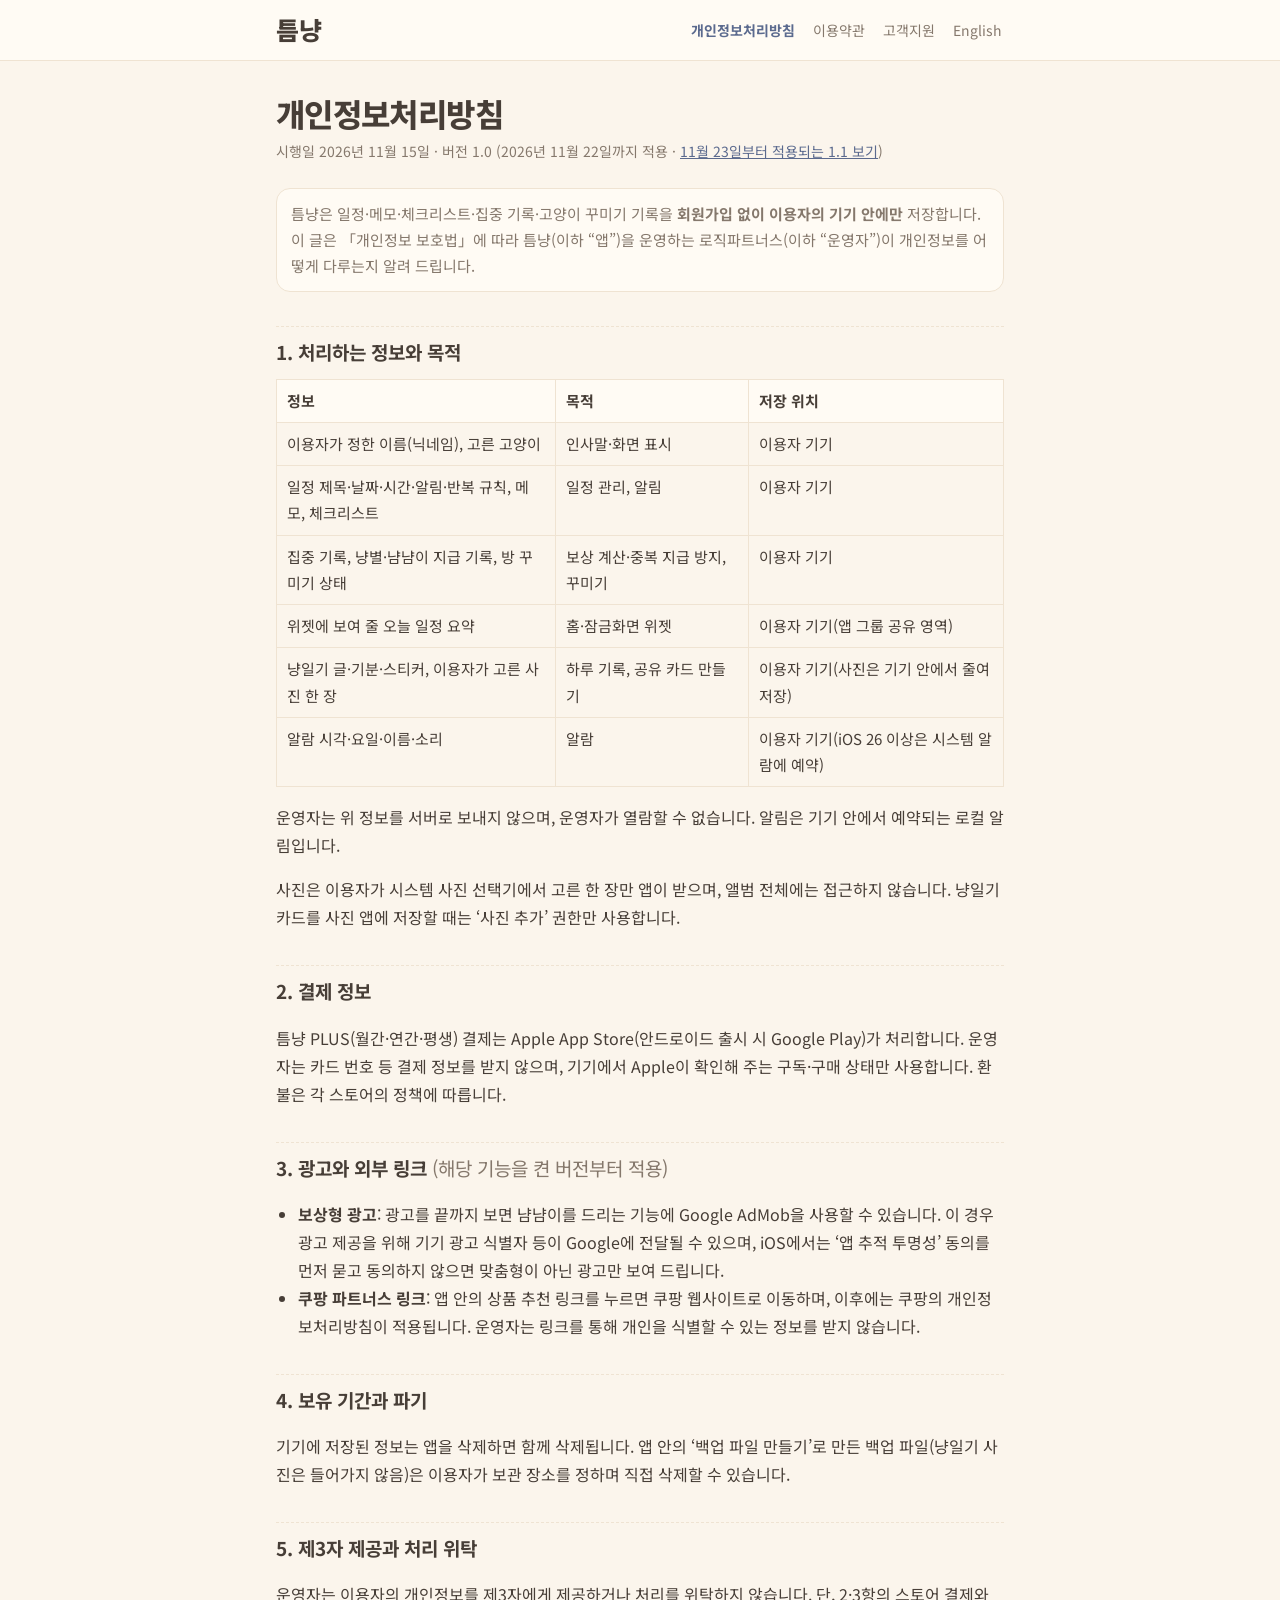
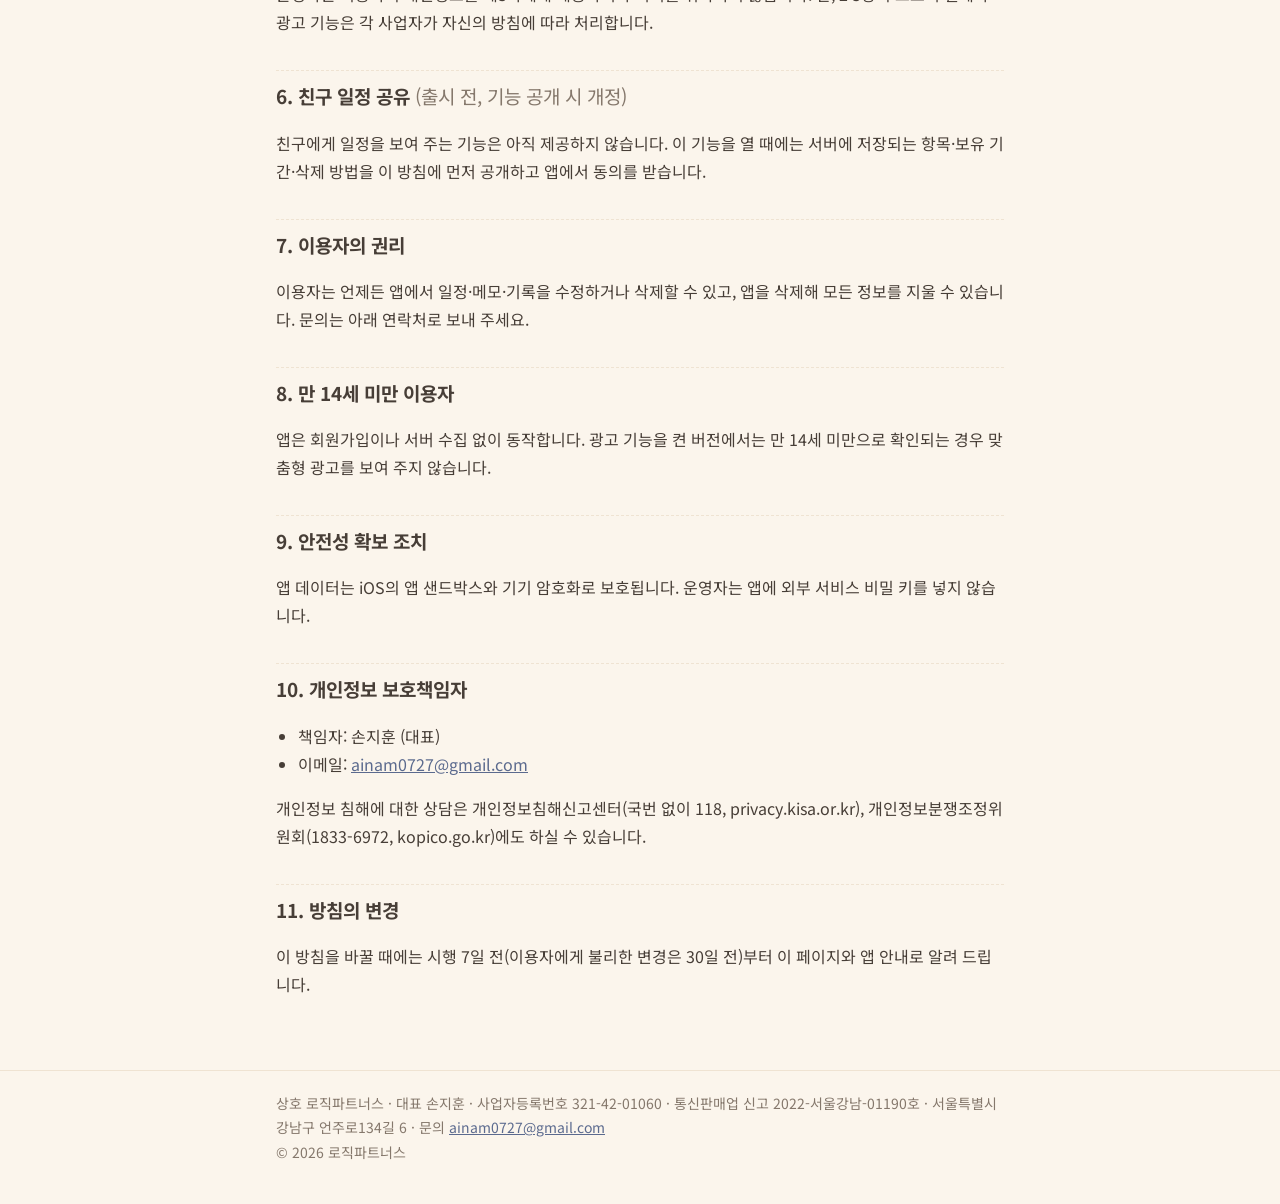
<file: privacy-1.0.html>
<!doctype html>
<html lang="ko">
<head>
<meta charset="utf-8">
<meta name="viewport" content="width=device-width, initial-scale=1">
<title>틈냥 개인정보처리방침</title>
<link rel="preconnect" href="https://fonts.googleapis.com">
<link rel="preconnect" href="https://fonts.gstatic.com" crossorigin>
<link rel="stylesheet" href="https://fonts.googleapis.com/css2?family=Noto+Sans+KR:wght@400;500;700;800&display=swap">
<link rel="stylesheet" href="legal.css">
</head>
<body>
<header class="top">
  <div class="wrap">
    <a class="brand" href="index.html">틈냥</a>
    <nav class="legal-nav" aria-label="안내 문서">
      <a href="privacy.html" aria-current="page">개인정보처리방침</a>
      <a href="terms.html">이용약관</a>
      <a href="support.html">고객지원</a>
      <a href="privacy-en-1.0.html" hreflang="en" lang="en">English</a>
    </nav>
  </div>
</header>
<main>
  <div class="wrap">
    <h1>개인정보처리방침</h1>
    <p class="updated">시행일 2026년 11월 15일 · 버전 1.0 (2026년 11월 22일까지 적용 · <a href="https://www3175com-jpg.github.io/teumnyang-site/privacy.html">11월 23일부터 적용되는 1.1 보기</a>)</p>

    <p class="note">틈냥은 일정·메모·체크리스트·집중 기록·고양이 꾸미기 기록을 <strong>회원가입 없이 이용자의 기기 안에만</strong> 저장합니다. 이 글은 「개인정보 보호법」에 따라 틈냥(이하 “앱”)을 운영하는 로직파트너스(이하 “운영자”)이 개인정보를 어떻게 다루는지 알려 드립니다.</p>

    <h2>1. 처리하는 정보와 목적</h2>
    <table>
      <thead><tr><th>정보</th><th>목적</th><th>저장 위치</th></tr></thead>
      <tbody>
        <tr><td>이용자가 정한 이름(닉네임), 고른 고양이</td><td>인사말·화면 표시</td><td>이용자 기기</td></tr>
        <tr><td>일정 제목·날짜·시간·알림·반복 규칙, 메모, 체크리스트</td><td>일정 관리, 알림</td><td>이용자 기기</td></tr>
        <tr><td>집중 기록, 냥별·냠냠이 지급 기록, 방 꾸미기 상태</td><td>보상 계산·중복 지급 방지, 꾸미기</td><td>이용자 기기</td></tr>
        <tr><td>위젯에 보여 줄 오늘 일정 요약</td><td>홈·잠금화면 위젯</td><td>이용자 기기(앱 그룹 공유 영역)</td></tr>
        <tr><td>냥일기 글·기분·스티커, 이용자가 고른 사진 한 장</td><td>하루 기록, 공유 카드 만들기</td><td>이용자 기기(사진은 기기 안에서 줄여 저장)</td></tr>
        <tr><td>알람 시각·요일·이름·소리</td><td>알람</td><td>이용자 기기(iOS 26 이상은 시스템 알람에 예약)</td></tr>
      </tbody>
    </table>
    <p>운영자는 위 정보를 서버로 보내지 않으며, 운영자가 열람할 수 없습니다. 알림은 기기 안에서 예약되는 로컬 알림입니다.</p>
    <p>사진은 이용자가 시스템 사진 선택기에서 고른 한 장만 앱이 받으며, 앨범 전체에는 접근하지 않습니다. 냥일기 카드를 사진 앱에 저장할 때는 ‘사진 추가’ 권한만 사용합니다.</p>

    <h2>2. 결제 정보</h2>
    <p>틈냥 PLUS(월간·연간·평생) 결제는 Apple App Store(안드로이드 출시 시 Google Play)가 처리합니다. 운영자는 카드 번호 등 결제 정보를 받지 않으며, 기기에서 Apple이 확인해 주는 구독·구매 상태만 사용합니다. 환불은 각 스토어의 정책에 따릅니다.</p>

    <h2>3. 광고와 외부 링크 <span style="font-weight:400;color:var(--ink-soft)">(해당 기능을 켠 버전부터 적용)</span></h2>
    <ul>
      <li><strong>보상형 광고</strong>: 광고를 끝까지 보면 냠냠이를 드리는 기능에 Google AdMob을 사용할 수 있습니다. 이 경우 광고 제공을 위해 기기 광고 식별자 등이 Google에 전달될 수 있으며, iOS에서는 ‘앱 추적 투명성’ 동의를 먼저 묻고 동의하지 않으면 맞춤형이 아닌 광고만 보여 드립니다.</li>
      <li><strong>쿠팡 파트너스 링크</strong>: 앱 안의 상품 추천 링크를 누르면 쿠팡 웹사이트로 이동하며, 이후에는 쿠팡의 개인정보처리방침이 적용됩니다. 운영자는 링크를 통해 개인을 식별할 수 있는 정보를 받지 않습니다.</li>
    </ul>

    <h2>4. 보유 기간과 파기</h2>
    <p>기기에 저장된 정보는 앱을 삭제하면 함께 삭제됩니다. 앱 안의 ‘백업 파일 만들기’로 만든 백업 파일(냥일기 사진은 들어가지 않음)은 이용자가 보관 장소를 정하며 직접 삭제할 수 있습니다.</p>

    <h2>5. 제3자 제공과 처리 위탁</h2>
    <p>운영자는 이용자의 개인정보를 제3자에게 제공하거나 처리를 위탁하지 않습니다. 단, 2·3항의 스토어 결제와 광고 기능은 각 사업자가 자신의 방침에 따라 처리합니다.</p>

    <h2>6. 친구 일정 공유 <span style="font-weight:400;color:var(--ink-soft)">(출시 전, 기능 공개 시 개정)</span></h2>
    <p>친구에게 일정을 보여 주는 기능은 아직 제공하지 않습니다. 이 기능을 열 때에는 서버에 저장되는 항목·보유 기간·삭제 방법을 이 방침에 먼저 공개하고 앱에서 동의를 받습니다.</p>

    <h2>7. 이용자의 권리</h2>
    <p>이용자는 언제든 앱에서 일정·메모·기록을 수정하거나 삭제할 수 있고, 앱을 삭제해 모든 정보를 지울 수 있습니다. 문의는 아래 연락처로 보내 주세요.</p>

    <h2>8. 만 14세 미만 이용자</h2>
    <p>앱은 회원가입이나 서버 수집 없이 동작합니다. 광고 기능을 켠 버전에서는 만 14세 미만으로 확인되는 경우 맞춤형 광고를 보여 주지 않습니다.</p>

    <h2>9. 안전성 확보 조치</h2>
    <p>앱 데이터는 iOS의 앱 샌드박스와 기기 암호화로 보호됩니다. 운영자는 앱에 외부 서비스 비밀 키를 넣지 않습니다.</p>

    <h2>10. 개인정보 보호책임자</h2>
    <ul>
      <li>책임자: 손지훈 (대표)</li>
      <li>이메일: <a href="mailto:ainam0727@gmail.com">ainam0727@gmail.com</a></li>
    </ul>
    <p>개인정보 침해에 대한 상담은 개인정보침해신고센터(국번 없이 118, privacy.kisa.or.kr), 개인정보분쟁조정위원회(1833-6972, kopico.go.kr)에도 하실 수 있습니다.</p>

    <h2>11. 방침의 변경</h2>
    <p>이 방침을 바꿀 때에는 시행 7일 전(이용자에게 불리한 변경은 30일 전)부터 이 페이지와 앱 안내로 알려 드립니다.</p>
  </div>
</main>
<footer><div class="wrap">상호 로직파트너스 · 대표 손지훈 · 사업자등록번호 321-42-01060 · 통신판매업 신고 2022-서울강남-01190호 · 서울특별시 강남구 언주로134길 6 · 문의 <a href="mailto:ainam0727@gmail.com">ainam0727@gmail.com</a><br>© 2026 로직파트너스</div></footer>
</body>
</html>
</file>
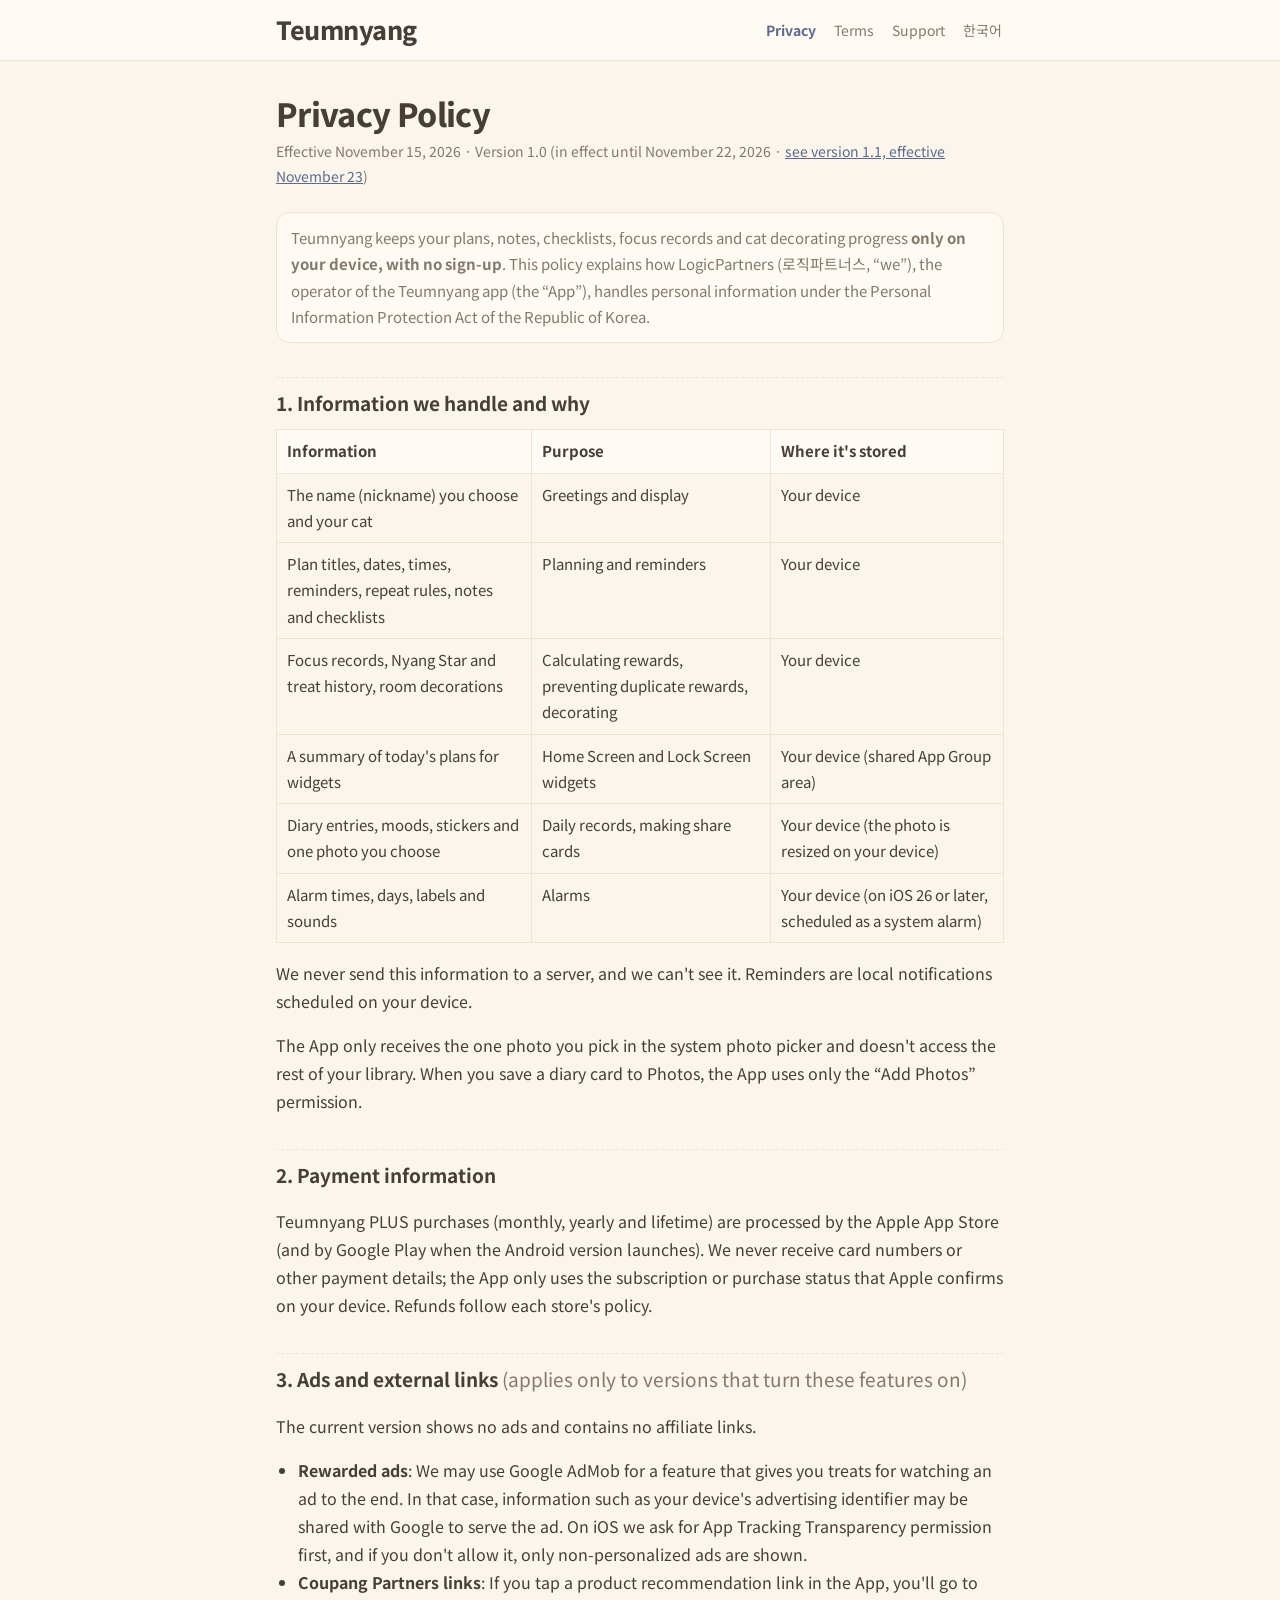
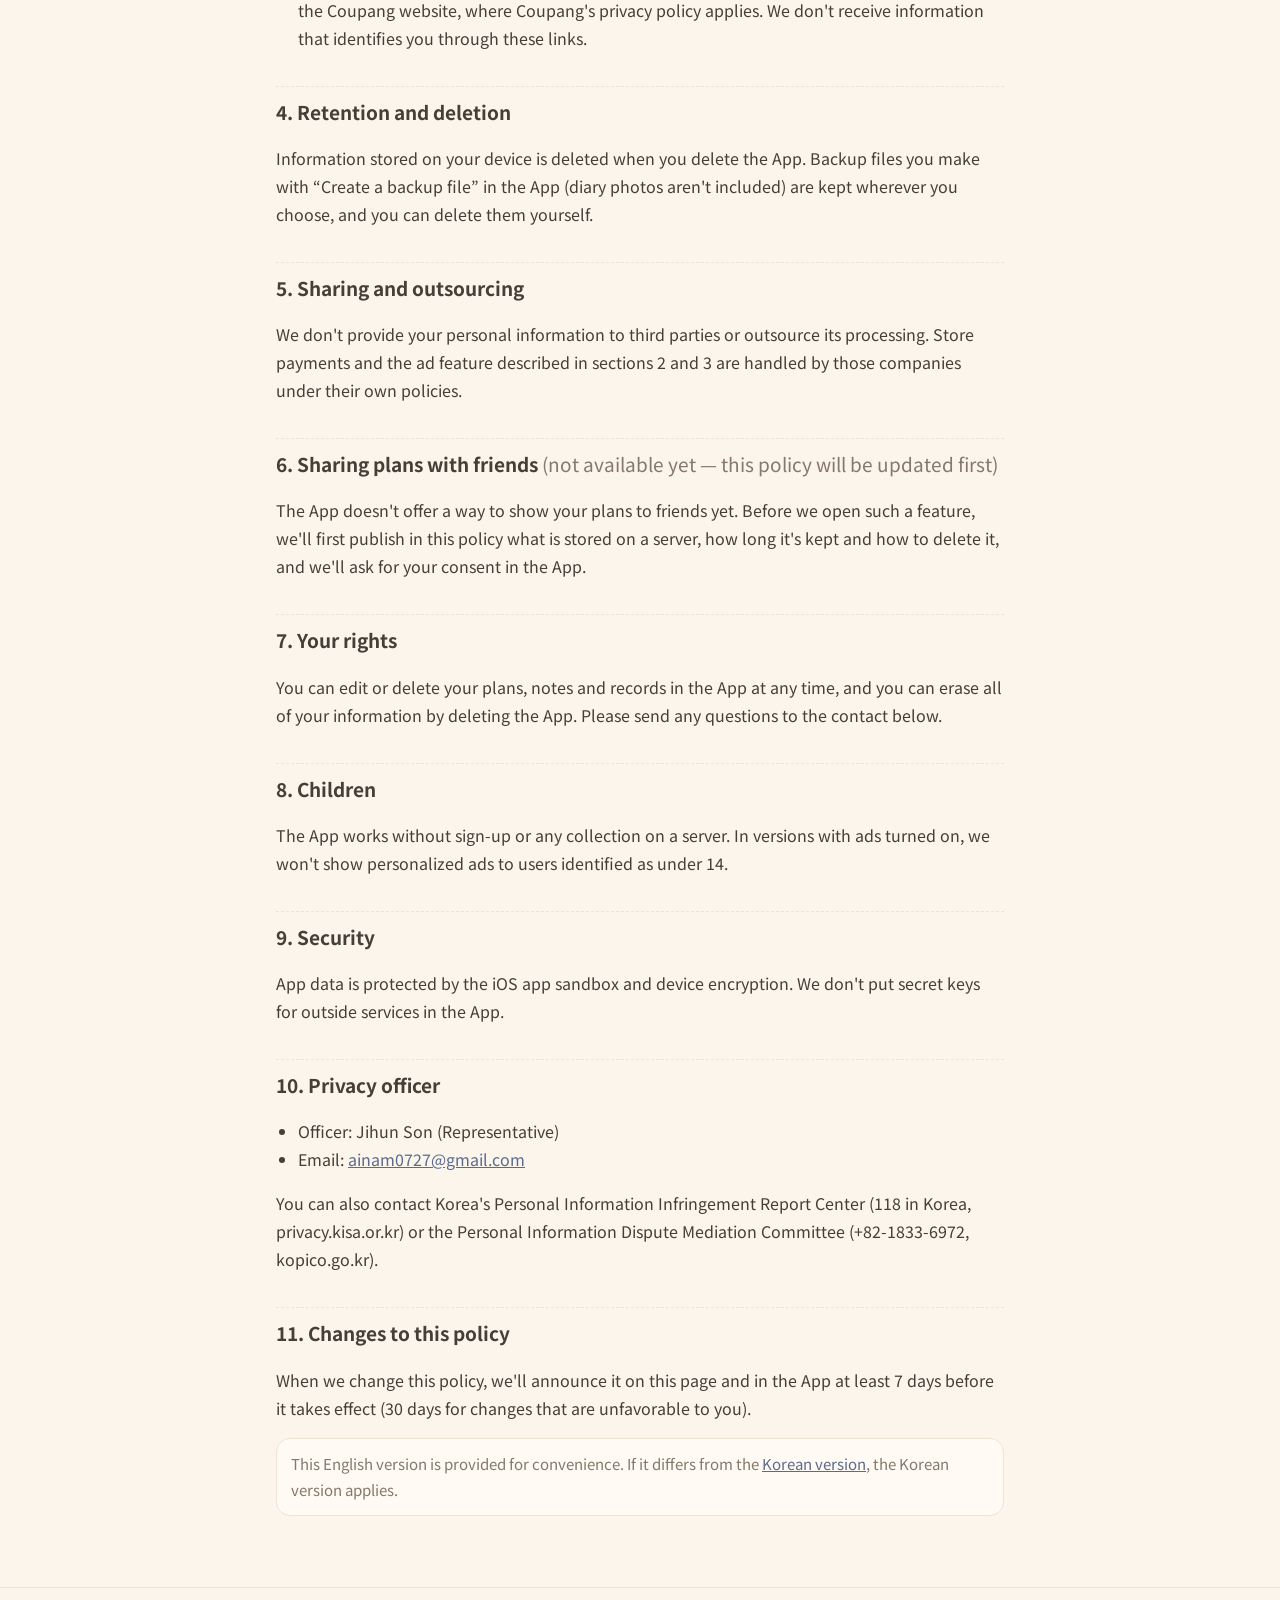
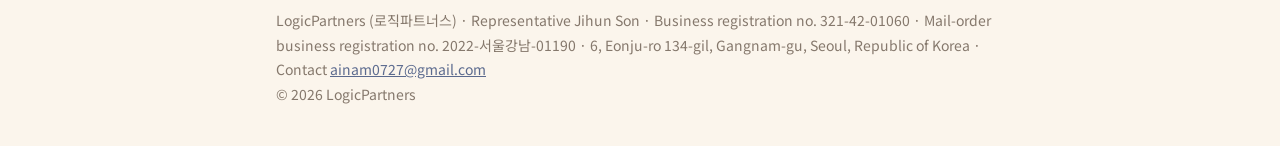
<file: privacy-en-1.0.html>
<!doctype html>
<html lang="en">
<head>
<meta charset="utf-8">
<meta name="viewport" content="width=device-width, initial-scale=1">
<title>Teumnyang Privacy Policy</title>
<link rel="preconnect" href="https://fonts.googleapis.com">
<link rel="preconnect" href="https://fonts.gstatic.com" crossorigin>
<link rel="stylesheet" href="https://fonts.googleapis.com/css2?family=Noto+Sans+KR:wght@400;500;700;800&display=swap">
<link rel="stylesheet" href="legal.css">
</head>
<body>
<header class="top">
  <div class="wrap">
    <a class="brand" href="index.html">Teumnyang</a>
    <nav class="legal-nav" aria-label="Documents">
      <a href="privacy-en.html" aria-current="page">Privacy</a>
      <a href="terms-en.html">Terms</a>
      <a href="support-en.html">Support</a>
      <a href="privacy-1.0.html" hreflang="ko" lang="ko">한국어</a>
    </nav>
  </div>
</header>
<main>
  <div class="wrap">
    <h1>Privacy Policy</h1>
    <p class="updated">Effective November 15, 2026 · Version 1.0 (in effect until November 22, 2026 · <a href="https://www3175com-jpg.github.io/teumnyang-site/privacy-en.html">see version 1.1, effective November 23</a>)</p>

    <p class="note">Teumnyang keeps your plans, notes, checklists, focus records and cat decorating progress <strong>only on your device, with no sign-up</strong>. This policy explains how LogicPartners (로직파트너스, “we”), the operator of the Teumnyang app (the “App”), handles personal information under the Personal Information Protection Act of the Republic of Korea.</p>

    <h2>1. Information we handle and why</h2>
    <table>
      <thead><tr><th>Information</th><th>Purpose</th><th>Where it's stored</th></tr></thead>
      <tbody>
        <tr><td>The name (nickname) you choose and your cat</td><td>Greetings and display</td><td>Your device</td></tr>
        <tr><td>Plan titles, dates, times, reminders, repeat rules, notes and checklists</td><td>Planning and reminders</td><td>Your device</td></tr>
        <tr><td>Focus records, Nyang Star and treat history, room decorations</td><td>Calculating rewards, preventing duplicate rewards, decorating</td><td>Your device</td></tr>
        <tr><td>A summary of today's plans for widgets</td><td>Home Screen and Lock Screen widgets</td><td>Your device (shared App Group area)</td></tr>
        <tr><td>Diary entries, moods, stickers and one photo you choose</td><td>Daily records, making share cards</td><td>Your device (the photo is resized on your device)</td></tr>
        <tr><td>Alarm times, days, labels and sounds</td><td>Alarms</td><td>Your device (on iOS 26 or later, scheduled as a system alarm)</td></tr>
      </tbody>
    </table>
    <p>We never send this information to a server, and we can't see it. Reminders are local notifications scheduled on your device.</p>
    <p>The App only receives the one photo you pick in the system photo picker and doesn't access the rest of your library. When you save a diary card to Photos, the App uses only the “Add Photos” permission.</p>

    <h2>2. Payment information</h2>
    <p>Teumnyang PLUS purchases (monthly, yearly and lifetime) are processed by the Apple App Store (and by Google Play when the Android version launches). We never receive card numbers or other payment details; the App only uses the subscription or purchase status that Apple confirms on your device. Refunds follow each store's policy.</p>

    <h2>3. Ads and external links <span style="font-weight:400;color:var(--ink-soft)">(applies only to versions that turn these features on)</span></h2>
    <p>The current version shows no ads and contains no affiliate links.</p>
    <ul>
      <li><strong>Rewarded ads</strong>: We may use Google AdMob for a feature that gives you treats for watching an ad to the end. In that case, information such as your device's advertising identifier may be shared with Google to serve the ad. On iOS we ask for App Tracking Transparency permission first, and if you don't allow it, only non-personalized ads are shown.</li>
      <li><strong>Coupang Partners links</strong>: If you tap a product recommendation link in the App, you'll go to the Coupang website, where Coupang's privacy policy applies. We don't receive information that identifies you through these links.</li>
    </ul>

    <h2>4. Retention and deletion</h2>
    <p>Information stored on your device is deleted when you delete the App. Backup files you make with “Create a backup file” in the App (diary photos aren't included) are kept wherever you choose, and you can delete them yourself.</p>

    <h2>5. Sharing and outsourcing</h2>
    <p>We don't provide your personal information to third parties or outsource its processing. Store payments and the ad feature described in sections 2 and 3 are handled by those companies under their own policies.</p>

    <h2>6. Sharing plans with friends <span style="font-weight:400;color:var(--ink-soft)">(not available yet — this policy will be updated first)</span></h2>
    <p>The App doesn't offer a way to show your plans to friends yet. Before we open such a feature, we'll first publish in this policy what is stored on a server, how long it's kept and how to delete it, and we'll ask for your consent in the App.</p>

    <h2>7. Your rights</h2>
    <p>You can edit or delete your plans, notes and records in the App at any time, and you can erase all of your information by deleting the App. Please send any questions to the contact below.</p>

    <h2>8. Children</h2>
    <p>The App works without sign-up or any collection on a server. In versions with ads turned on, we won't show personalized ads to users identified as under 14.</p>

    <h2>9. Security</h2>
    <p>App data is protected by the iOS app sandbox and device encryption. We don't put secret keys for outside services in the App.</p>

    <h2>10. Privacy officer</h2>
    <ul>
      <li>Officer: Jihun Son (Representative)</li>
      <li>Email: <a href="mailto:ainam0727@gmail.com">ainam0727@gmail.com</a></li>
    </ul>
    <p>You can also contact Korea's Personal Information Infringement Report Center (118 in Korea, privacy.kisa.or.kr) or the Personal Information Dispute Mediation Committee (+82-1833-6972, kopico.go.kr).</p>

    <h2>11. Changes to this policy</h2>
    <p>When we change this policy, we'll announce it on this page and in the App at least 7 days before it takes effect (30 days for changes that are unfavorable to you).</p>

    <p class="note">This English version is provided for convenience. If it differs from the <a href="privacy-1.0.html" hreflang="ko">Korean version</a>, the Korean version applies.</p>
  </div>
</main>
<footer><div class="wrap">LogicPartners (로직파트너스) · Representative Jihun Son · Business registration no. 321-42-01060 · Mail-order business registration no. 2022-서울강남-01190 · 6, Eonju-ro 134-gil, Gangnam-gu, Seoul, Republic of Korea · Contact <a href="mailto:ainam0727@gmail.com">ainam0727@gmail.com</a><br>© 2026 LogicPartners</div></footer>
</body>
</html>
</file>
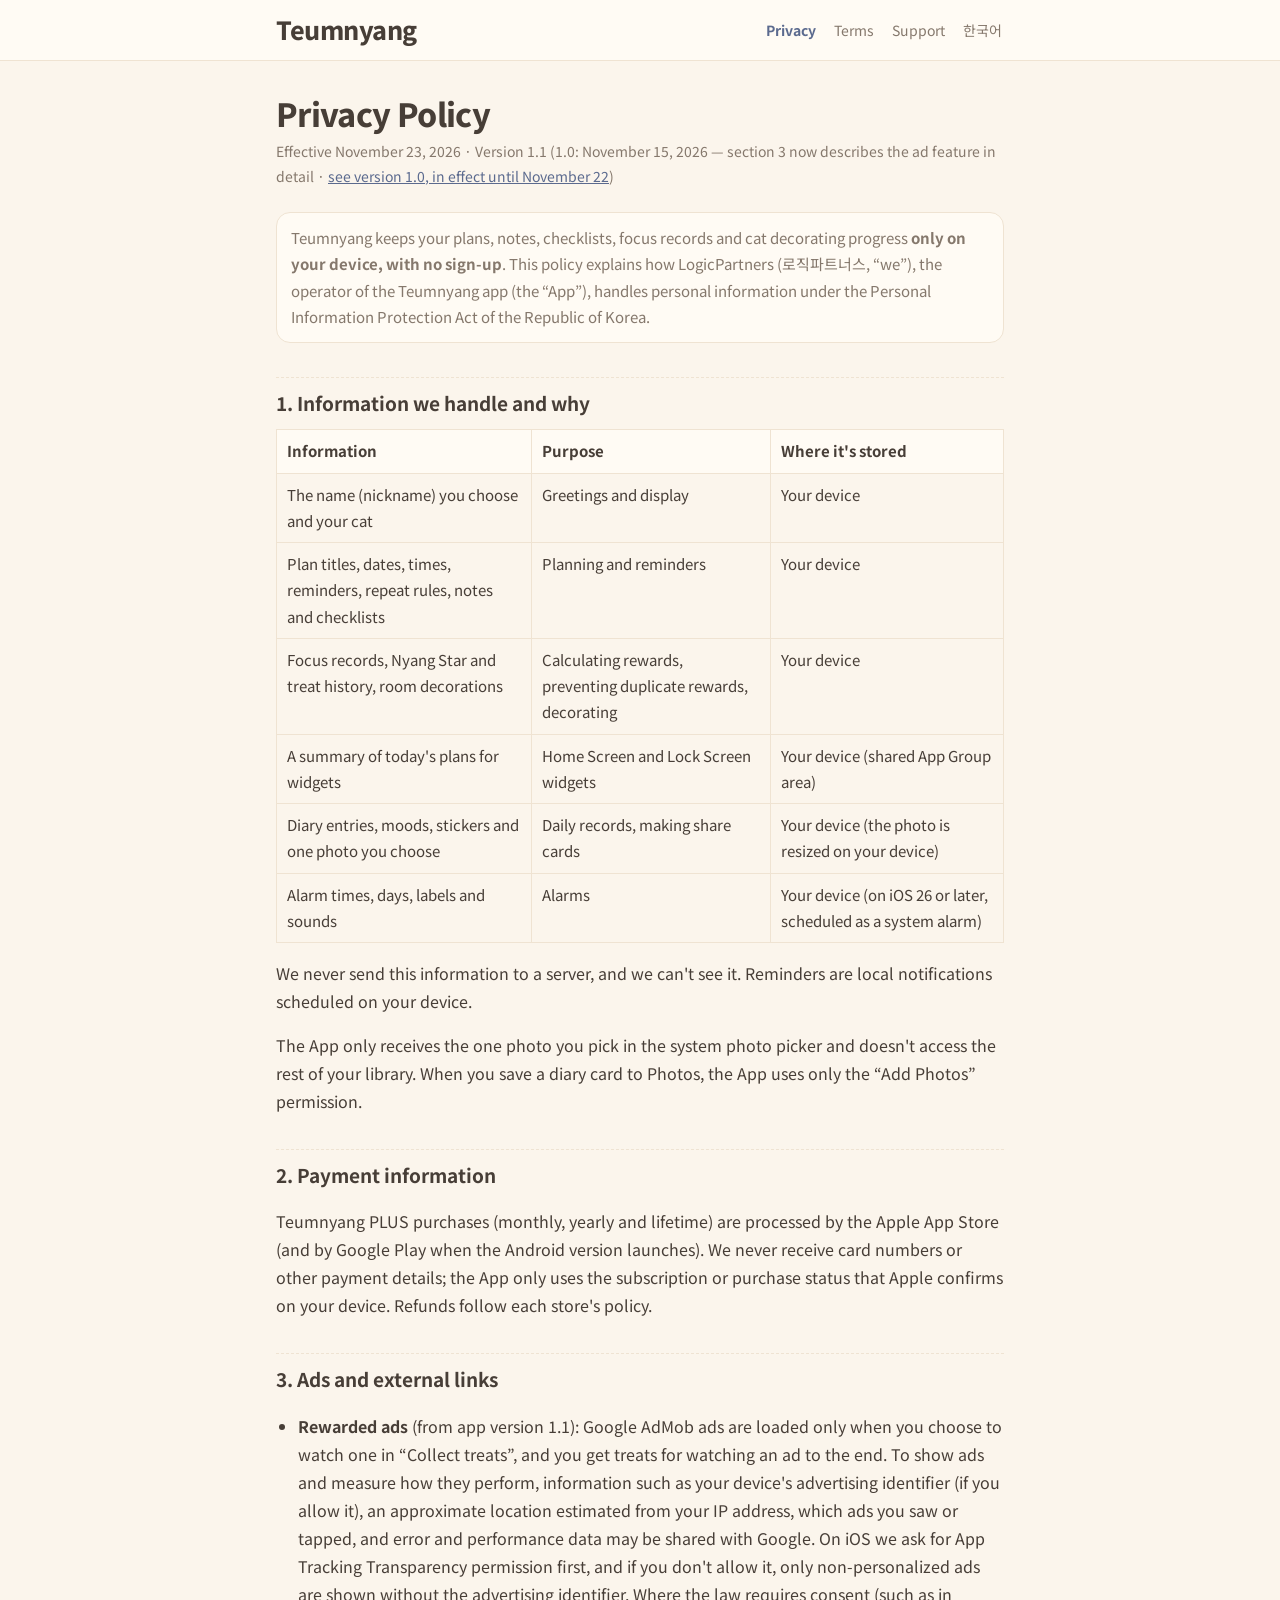
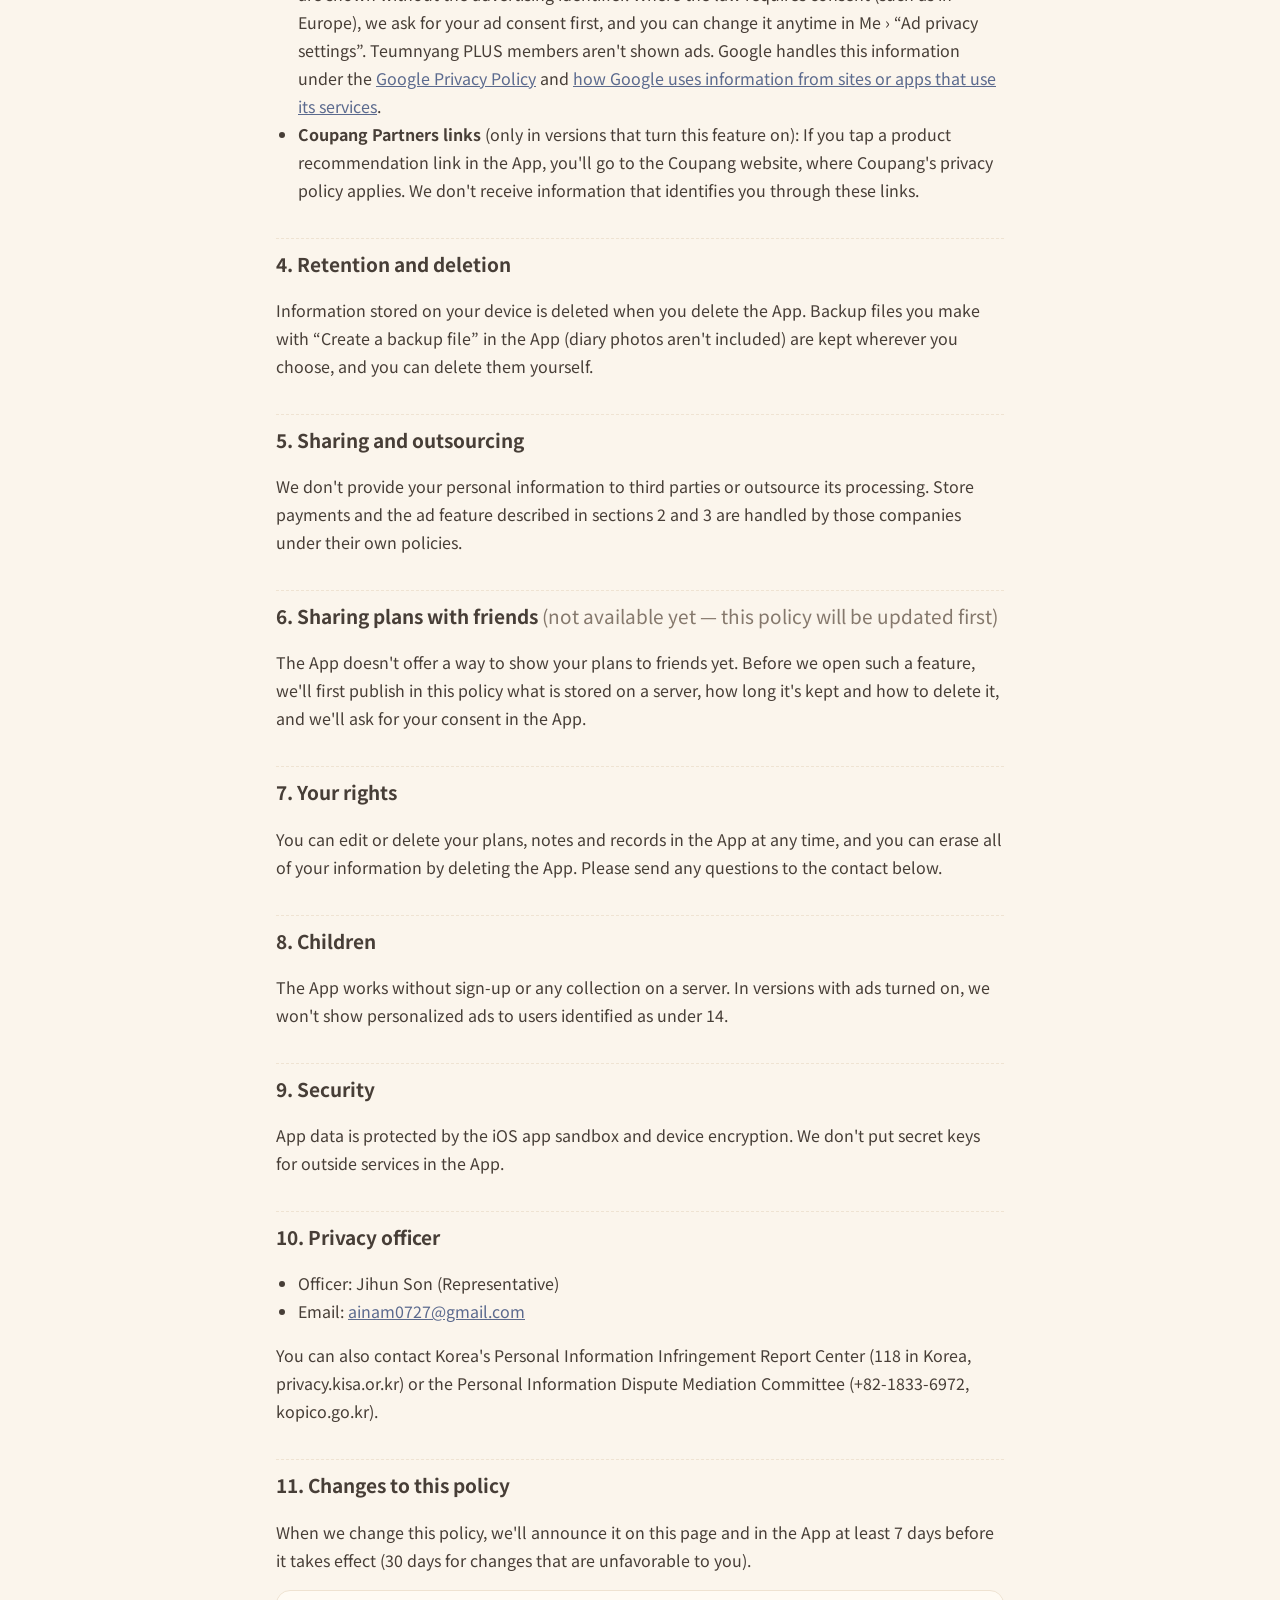
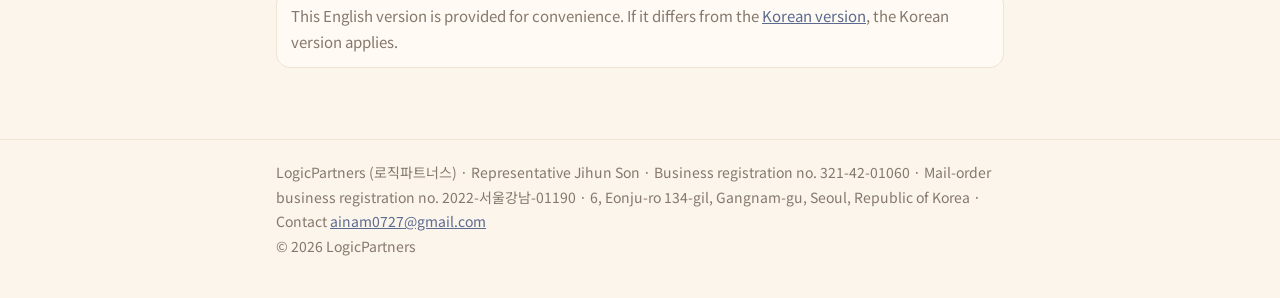
<file: privacy-en.html>
<!doctype html>
<html lang="en">
<head>
<meta charset="utf-8">
<meta name="viewport" content="width=device-width, initial-scale=1">
<title>Teumnyang Privacy Policy</title>
<link rel="preconnect" href="https://fonts.googleapis.com">
<link rel="preconnect" href="https://fonts.gstatic.com" crossorigin>
<link rel="stylesheet" href="https://fonts.googleapis.com/css2?family=Noto+Sans+KR:wght@400;500;700;800&display=swap">
<link rel="stylesheet" href="legal.css">
</head>
<body>
<header class="top">
  <div class="wrap">
    <a class="brand" href="index.html">Teumnyang</a>
    <nav class="legal-nav" aria-label="Documents">
      <a href="privacy-en.html" aria-current="page">Privacy</a>
      <a href="terms-en.html">Terms</a>
      <a href="support-en.html">Support</a>
      <a href="privacy.html" hreflang="ko" lang="ko">한국어</a>
    </nav>
  </div>
</header>
<main>
  <div class="wrap">
    <h1>Privacy Policy</h1>
    <p class="updated">Effective November 23, 2026 · Version 1.1 (1.0: November 15, 2026 — section 3 now describes the ad feature in detail · <a href="https://www3175com-jpg.github.io/teumnyang-site/privacy-en-1.0.html">see version 1.0, in effect until November 22</a>)</p>

    <p class="note">Teumnyang keeps your plans, notes, checklists, focus records and cat decorating progress <strong>only on your device, with no sign-up</strong>. This policy explains how LogicPartners (로직파트너스, “we”), the operator of the Teumnyang app (the “App”), handles personal information under the Personal Information Protection Act of the Republic of Korea.</p>

    <h2>1. Information we handle and why</h2>
    <table>
      <thead><tr><th>Information</th><th>Purpose</th><th>Where it's stored</th></tr></thead>
      <tbody>
        <tr><td>The name (nickname) you choose and your cat</td><td>Greetings and display</td><td>Your device</td></tr>
        <tr><td>Plan titles, dates, times, reminders, repeat rules, notes and checklists</td><td>Planning and reminders</td><td>Your device</td></tr>
        <tr><td>Focus records, Nyang Star and treat history, room decorations</td><td>Calculating rewards, preventing duplicate rewards, decorating</td><td>Your device</td></tr>
        <tr><td>A summary of today's plans for widgets</td><td>Home Screen and Lock Screen widgets</td><td>Your device (shared App Group area)</td></tr>
        <tr><td>Diary entries, moods, stickers and one photo you choose</td><td>Daily records, making share cards</td><td>Your device (the photo is resized on your device)</td></tr>
        <tr><td>Alarm times, days, labels and sounds</td><td>Alarms</td><td>Your device (on iOS 26 or later, scheduled as a system alarm)</td></tr>
      </tbody>
    </table>
    <p>We never send this information to a server, and we can't see it. Reminders are local notifications scheduled on your device.</p>
    <p>The App only receives the one photo you pick in the system photo picker and doesn't access the rest of your library. When you save a diary card to Photos, the App uses only the “Add Photos” permission.</p>

    <h2>2. Payment information</h2>
    <p>Teumnyang PLUS purchases (monthly, yearly and lifetime) are processed by the Apple App Store (and by Google Play when the Android version launches). We never receive card numbers or other payment details; the App only uses the subscription or purchase status that Apple confirms on your device. Refunds follow each store's policy.</p>

    <h2>3. Ads and external links</h2>
    <ul>
      <li><strong>Rewarded ads</strong> (from app version 1.1): Google AdMob ads are loaded only when you choose to watch one in “Collect treats”, and you get treats for watching an ad to the end. To show ads and measure how they perform, information such as your device's advertising identifier (if you allow it), an approximate location estimated from your IP address, which ads you saw or tapped, and error and performance data may be shared with Google. On iOS we ask for App Tracking Transparency permission first, and if you don't allow it, only non-personalized ads are shown without the advertising identifier. Where the law requires consent (such as in Europe), we ask for your ad consent first, and you can change it anytime in Me › “Ad privacy settings”. Teumnyang PLUS members aren't shown ads. Google handles this information under the <a href="https://policies.google.com/privacy">Google Privacy Policy</a> and <a href="https://policies.google.com/technologies/partner-sites">how Google uses information from sites or apps that use its services</a>.</li>
      <li><strong>Coupang Partners links</strong> (only in versions that turn this feature on): If you tap a product recommendation link in the App, you'll go to the Coupang website, where Coupang's privacy policy applies. We don't receive information that identifies you through these links.</li>
    </ul>

    <h2>4. Retention and deletion</h2>
    <p>Information stored on your device is deleted when you delete the App. Backup files you make with “Create a backup file” in the App (diary photos aren't included) are kept wherever you choose, and you can delete them yourself.</p>

    <h2>5. Sharing and outsourcing</h2>
    <p>We don't provide your personal information to third parties or outsource its processing. Store payments and the ad feature described in sections 2 and 3 are handled by those companies under their own policies.</p>

    <h2>6. Sharing plans with friends <span style="font-weight:400;color:var(--ink-soft)">(not available yet — this policy will be updated first)</span></h2>
    <p>The App doesn't offer a way to show your plans to friends yet. Before we open such a feature, we'll first publish in this policy what is stored on a server, how long it's kept and how to delete it, and we'll ask for your consent in the App.</p>

    <h2>7. Your rights</h2>
    <p>You can edit or delete your plans, notes and records in the App at any time, and you can erase all of your information by deleting the App. Please send any questions to the contact below.</p>

    <h2>8. Children</h2>
    <p>The App works without sign-up or any collection on a server. In versions with ads turned on, we won't show personalized ads to users identified as under 14.</p>

    <h2>9. Security</h2>
    <p>App data is protected by the iOS app sandbox and device encryption. We don't put secret keys for outside services in the App.</p>

    <h2>10. Privacy officer</h2>
    <ul>
      <li>Officer: Jihun Son (Representative)</li>
      <li>Email: <a href="mailto:ainam0727@gmail.com">ainam0727@gmail.com</a></li>
    </ul>
    <p>You can also contact Korea's Personal Information Infringement Report Center (118 in Korea, privacy.kisa.or.kr) or the Personal Information Dispute Mediation Committee (+82-1833-6972, kopico.go.kr).</p>

    <h2>11. Changes to this policy</h2>
    <p>When we change this policy, we'll announce it on this page and in the App at least 7 days before it takes effect (30 days for changes that are unfavorable to you).</p>

    <p class="note">This English version is provided for convenience. If it differs from the <a href="privacy.html" hreflang="ko">Korean version</a>, the Korean version applies.</p>
  </div>
</main>
<footer><div class="wrap">LogicPartners (로직파트너스) · Representative Jihun Son · Business registration no. 321-42-01060 · Mail-order business registration no. 2022-서울강남-01190 · 6, Eonju-ro 134-gil, Gangnam-gu, Seoul, Republic of Korea · Contact <a href="mailto:ainam0727@gmail.com">ainam0727@gmail.com</a><br>© 2026 LogicPartners</div></footer>
</body>
</html>
</file>
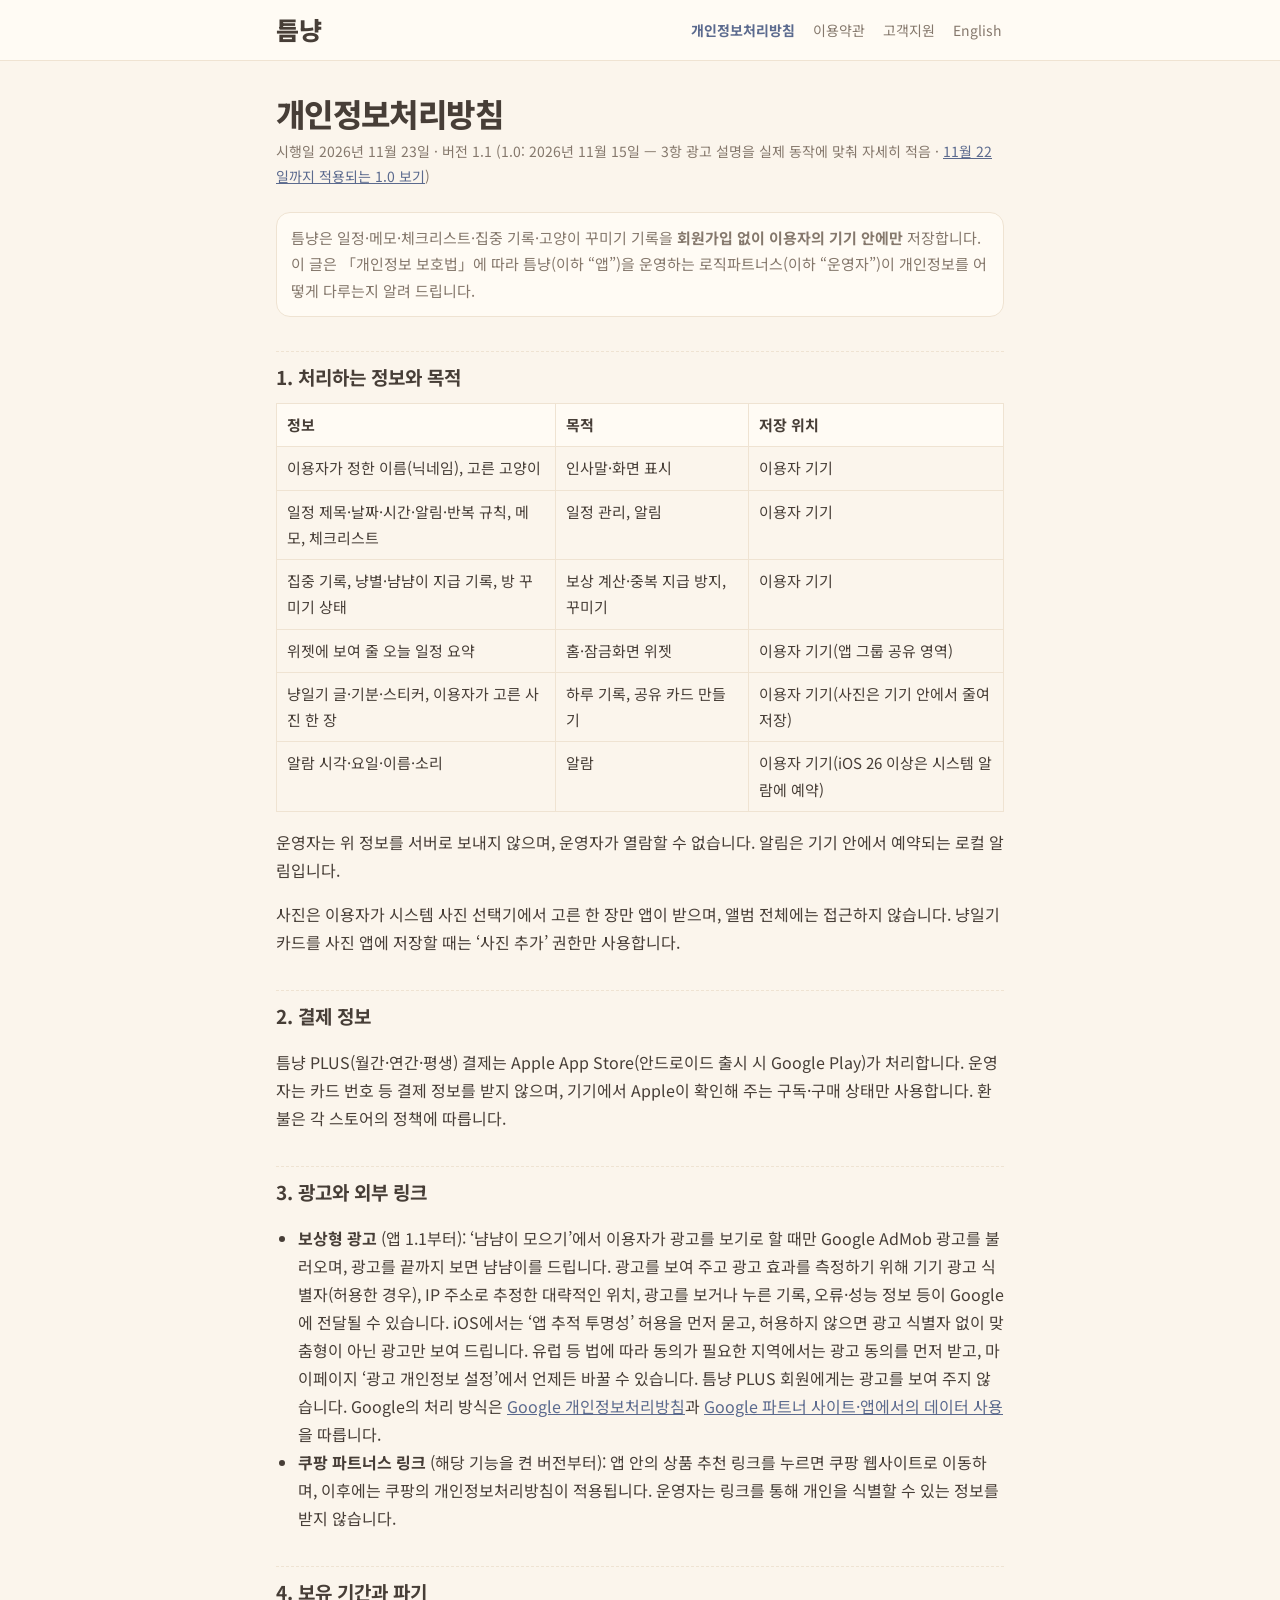
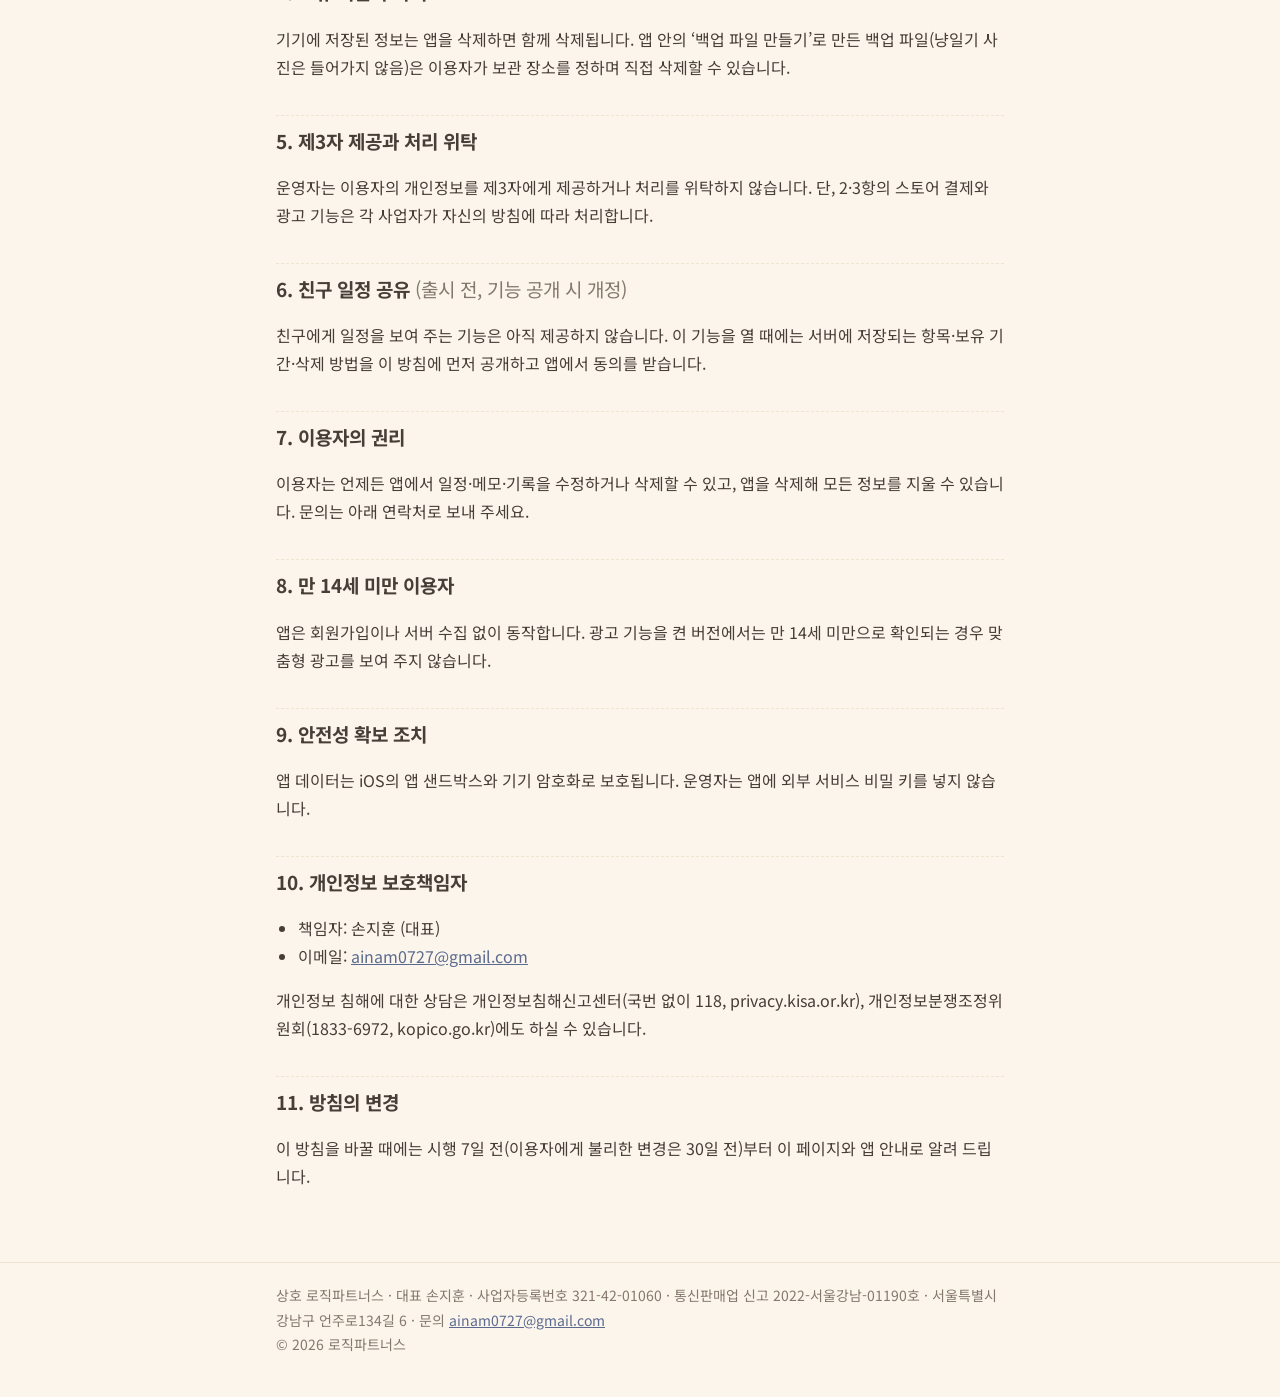
<file: privacy.html>
<!doctype html>
<html lang="ko">
<head>
<meta charset="utf-8">
<meta name="viewport" content="width=device-width, initial-scale=1">
<title>틈냥 개인정보처리방침</title>
<link rel="preconnect" href="https://fonts.googleapis.com">
<link rel="preconnect" href="https://fonts.gstatic.com" crossorigin>
<link rel="stylesheet" href="https://fonts.googleapis.com/css2?family=Noto+Sans+KR:wght@400;500;700;800&display=swap">
<link rel="stylesheet" href="legal.css">
</head>
<body>
<header class="top">
  <div class="wrap">
    <a class="brand" href="index.html">틈냥</a>
    <nav class="legal-nav" aria-label="안내 문서">
      <a href="privacy.html" aria-current="page">개인정보처리방침</a>
      <a href="terms.html">이용약관</a>
      <a href="support.html">고객지원</a>
      <a href="privacy-en.html" hreflang="en" lang="en">English</a>
    </nav>
  </div>
</header>
<main>
  <div class="wrap">
    <h1>개인정보처리방침</h1>
    <p class="updated">시행일 2026년 11월 23일 · 버전 1.1 (1.0: 2026년 11월 15일 — 3항 광고 설명을 실제 동작에 맞춰 자세히 적음 · <a href="https://www3175com-jpg.github.io/teumnyang-site/privacy-1.0.html">11월 22일까지 적용되는 1.0 보기</a>)</p>

    <p class="note">틈냥은 일정·메모·체크리스트·집중 기록·고양이 꾸미기 기록을 <strong>회원가입 없이 이용자의 기기 안에만</strong> 저장합니다. 이 글은 「개인정보 보호법」에 따라 틈냥(이하 “앱”)을 운영하는 로직파트너스(이하 “운영자”)이 개인정보를 어떻게 다루는지 알려 드립니다.</p>

    <h2>1. 처리하는 정보와 목적</h2>
    <table>
      <thead><tr><th>정보</th><th>목적</th><th>저장 위치</th></tr></thead>
      <tbody>
        <tr><td>이용자가 정한 이름(닉네임), 고른 고양이</td><td>인사말·화면 표시</td><td>이용자 기기</td></tr>
        <tr><td>일정 제목·날짜·시간·알림·반복 규칙, 메모, 체크리스트</td><td>일정 관리, 알림</td><td>이용자 기기</td></tr>
        <tr><td>집중 기록, 냥별·냠냠이 지급 기록, 방 꾸미기 상태</td><td>보상 계산·중복 지급 방지, 꾸미기</td><td>이용자 기기</td></tr>
        <tr><td>위젯에 보여 줄 오늘 일정 요약</td><td>홈·잠금화면 위젯</td><td>이용자 기기(앱 그룹 공유 영역)</td></tr>
        <tr><td>냥일기 글·기분·스티커, 이용자가 고른 사진 한 장</td><td>하루 기록, 공유 카드 만들기</td><td>이용자 기기(사진은 기기 안에서 줄여 저장)</td></tr>
        <tr><td>알람 시각·요일·이름·소리</td><td>알람</td><td>이용자 기기(iOS 26 이상은 시스템 알람에 예약)</td></tr>
      </tbody>
    </table>
    <p>운영자는 위 정보를 서버로 보내지 않으며, 운영자가 열람할 수 없습니다. 알림은 기기 안에서 예약되는 로컬 알림입니다.</p>
    <p>사진은 이용자가 시스템 사진 선택기에서 고른 한 장만 앱이 받으며, 앨범 전체에는 접근하지 않습니다. 냥일기 카드를 사진 앱에 저장할 때는 ‘사진 추가’ 권한만 사용합니다.</p>

    <h2>2. 결제 정보</h2>
    <p>틈냥 PLUS(월간·연간·평생) 결제는 Apple App Store(안드로이드 출시 시 Google Play)가 처리합니다. 운영자는 카드 번호 등 결제 정보를 받지 않으며, 기기에서 Apple이 확인해 주는 구독·구매 상태만 사용합니다. 환불은 각 스토어의 정책에 따릅니다.</p>

    <h2>3. 광고와 외부 링크</h2>
    <ul>
      <li><strong>보상형 광고</strong> (앱 1.1부터): ‘냠냠이 모으기’에서 이용자가 광고를 보기로 할 때만 Google AdMob 광고를 불러오며, 광고를 끝까지 보면 냠냠이를 드립니다. 광고를 보여 주고 광고 효과를 측정하기 위해 기기 광고 식별자(허용한 경우), IP 주소로 추정한 대략적인 위치, 광고를 보거나 누른 기록, 오류·성능 정보 등이 Google에 전달될 수 있습니다. iOS에서는 ‘앱 추적 투명성’ 허용을 먼저 묻고, 허용하지 않으면 광고 식별자 없이 맞춤형이 아닌 광고만 보여 드립니다. 유럽 등 법에 따라 동의가 필요한 지역에서는 광고 동의를 먼저 받고, 마이페이지 ‘광고 개인정보 설정’에서 언제든 바꿀 수 있습니다. 틈냥 PLUS 회원에게는 광고를 보여 주지 않습니다. Google의 처리 방식은 <a href="https://policies.google.com/privacy">Google 개인정보처리방침</a>과 <a href="https://policies.google.com/technologies/partner-sites">Google 파트너 사이트·앱에서의 데이터 사용</a>을 따릅니다.</li>
      <li><strong>쿠팡 파트너스 링크</strong> (해당 기능을 켠 버전부터): 앱 안의 상품 추천 링크를 누르면 쿠팡 웹사이트로 이동하며, 이후에는 쿠팡의 개인정보처리방침이 적용됩니다. 운영자는 링크를 통해 개인을 식별할 수 있는 정보를 받지 않습니다.</li>
    </ul>

    <h2>4. 보유 기간과 파기</h2>
    <p>기기에 저장된 정보는 앱을 삭제하면 함께 삭제됩니다. 앱 안의 ‘백업 파일 만들기’로 만든 백업 파일(냥일기 사진은 들어가지 않음)은 이용자가 보관 장소를 정하며 직접 삭제할 수 있습니다.</p>

    <h2>5. 제3자 제공과 처리 위탁</h2>
    <p>운영자는 이용자의 개인정보를 제3자에게 제공하거나 처리를 위탁하지 않습니다. 단, 2·3항의 스토어 결제와 광고 기능은 각 사업자가 자신의 방침에 따라 처리합니다.</p>

    <h2>6. 친구 일정 공유 <span style="font-weight:400;color:var(--ink-soft)">(출시 전, 기능 공개 시 개정)</span></h2>
    <p>친구에게 일정을 보여 주는 기능은 아직 제공하지 않습니다. 이 기능을 열 때에는 서버에 저장되는 항목·보유 기간·삭제 방법을 이 방침에 먼저 공개하고 앱에서 동의를 받습니다.</p>

    <h2>7. 이용자의 권리</h2>
    <p>이용자는 언제든 앱에서 일정·메모·기록을 수정하거나 삭제할 수 있고, 앱을 삭제해 모든 정보를 지울 수 있습니다. 문의는 아래 연락처로 보내 주세요.</p>

    <h2>8. 만 14세 미만 이용자</h2>
    <p>앱은 회원가입이나 서버 수집 없이 동작합니다. 광고 기능을 켠 버전에서는 만 14세 미만으로 확인되는 경우 맞춤형 광고를 보여 주지 않습니다.</p>

    <h2>9. 안전성 확보 조치</h2>
    <p>앱 데이터는 iOS의 앱 샌드박스와 기기 암호화로 보호됩니다. 운영자는 앱에 외부 서비스 비밀 키를 넣지 않습니다.</p>

    <h2>10. 개인정보 보호책임자</h2>
    <ul>
      <li>책임자: 손지훈 (대표)</li>
      <li>이메일: <a href="mailto:ainam0727@gmail.com">ainam0727@gmail.com</a></li>
    </ul>
    <p>개인정보 침해에 대한 상담은 개인정보침해신고센터(국번 없이 118, privacy.kisa.or.kr), 개인정보분쟁조정위원회(1833-6972, kopico.go.kr)에도 하실 수 있습니다.</p>

    <h2>11. 방침의 변경</h2>
    <p>이 방침을 바꿀 때에는 시행 7일 전(이용자에게 불리한 변경은 30일 전)부터 이 페이지와 앱 안내로 알려 드립니다.</p>
  </div>
</main>
<footer><div class="wrap">상호 로직파트너스 · 대표 손지훈 · 사업자등록번호 321-42-01060 · 통신판매업 신고 2022-서울강남-01190호 · 서울특별시 강남구 언주로134길 6 · 문의 <a href="mailto:ainam0727@gmail.com">ainam0727@gmail.com</a><br>© 2026 로직파트너스</div></footer>
</body>
</html>
</file>
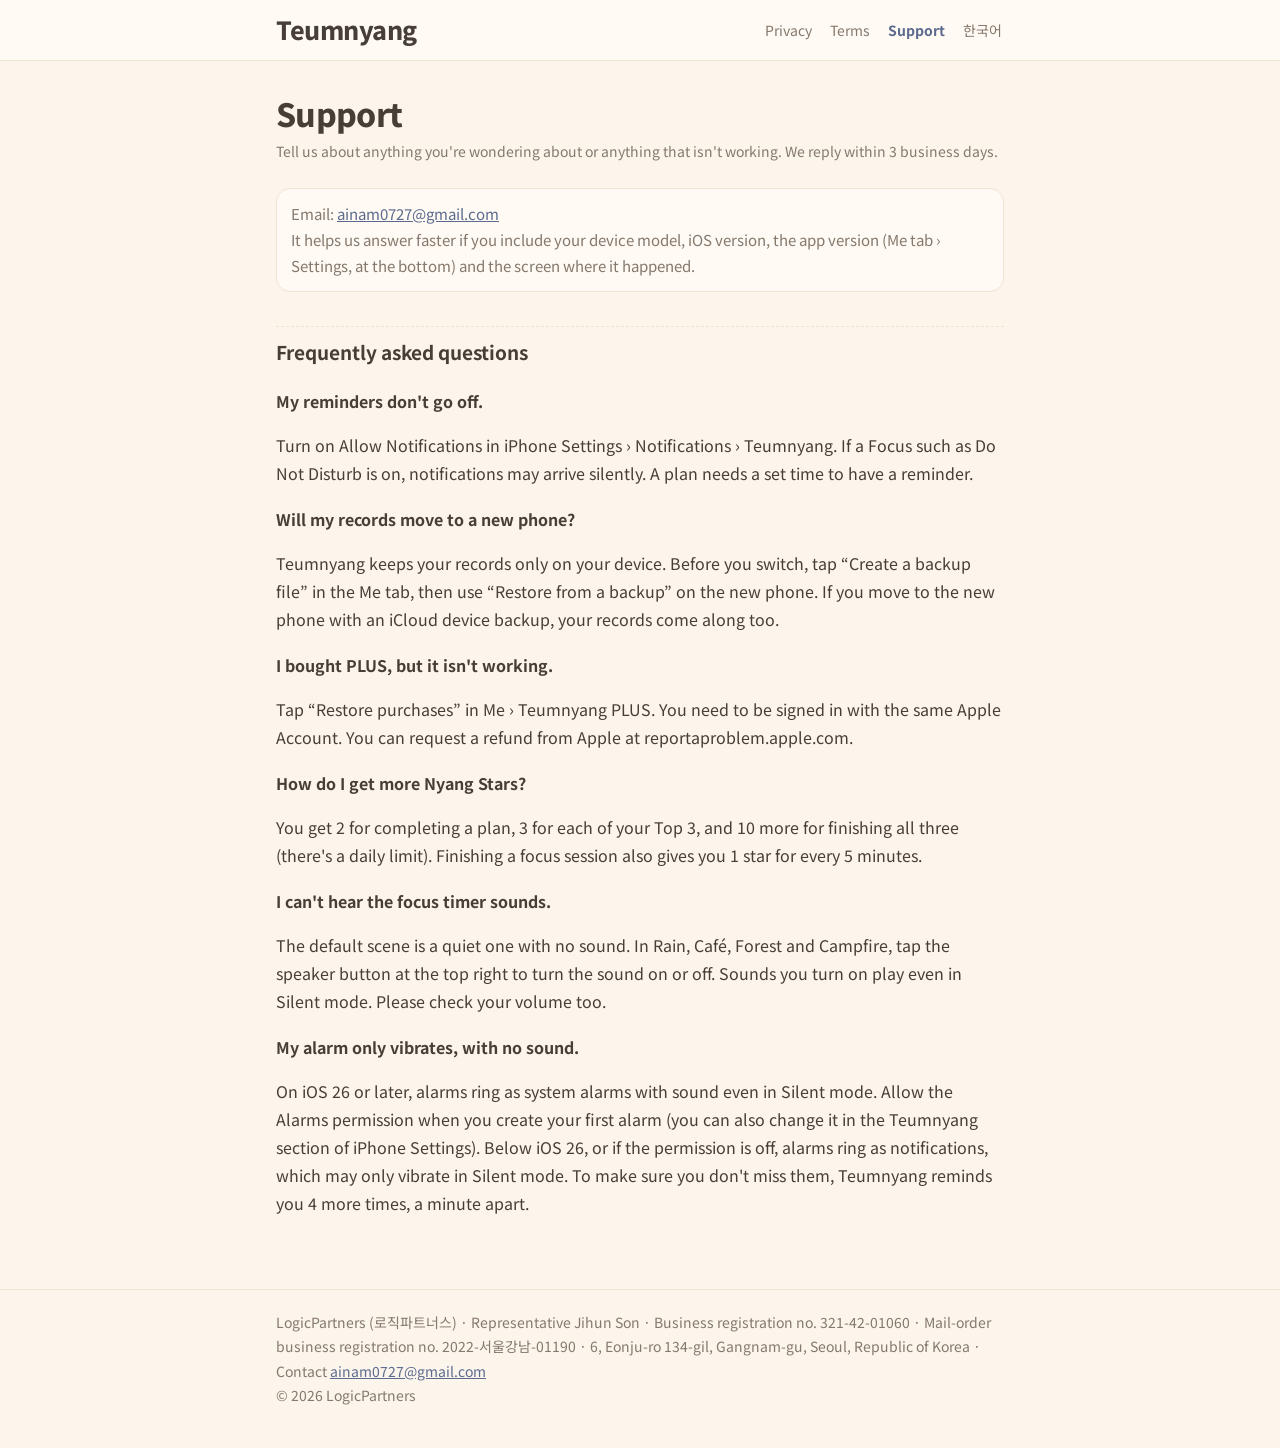
<file: support-en.html>
<!doctype html>
<html lang="en">
<head>
<meta charset="utf-8">
<meta name="viewport" content="width=device-width, initial-scale=1">
<title>Teumnyang Support</title>
<link rel="preconnect" href="https://fonts.googleapis.com">
<link rel="preconnect" href="https://fonts.gstatic.com" crossorigin>
<link rel="stylesheet" href="https://fonts.googleapis.com/css2?family=Noto+Sans+KR:wght@400;500;700;800&display=swap">
<link rel="stylesheet" href="legal.css">
</head>
<body>
<header class="top">
  <div class="wrap">
    <a class="brand" href="index.html">Teumnyang</a>
    <nav class="legal-nav" aria-label="Documents">
      <a href="privacy-en.html">Privacy</a>
      <a href="terms-en.html">Terms</a>
      <a href="support-en.html" aria-current="page">Support</a>
      <a href="support.html" hreflang="ko" lang="ko">한국어</a>
    </nav>
  </div>
</header>
<main>
  <div class="wrap">
    <h1>Support</h1>
    <p class="updated">Tell us about anything you're wondering about or anything that isn't working. We reply within 3 business days.</p>
    <p class="note">Email: <a href="mailto:ainam0727@gmail.com">ainam0727@gmail.com</a><br>It helps us answer faster if you include your device model, iOS version, the app version (Me tab › Settings, at the bottom) and the screen where it happened.</p>

    <h2>Frequently asked questions</h2>
    <h3>My reminders don't go off.</h3>
    <p>Turn on Allow Notifications in iPhone Settings › Notifications › Teumnyang. If a Focus such as Do Not Disturb is on, notifications may arrive silently. A plan needs a set time to have a reminder.</p>
    <h3>Will my records move to a new phone?</h3>
    <p>Teumnyang keeps your records only on your device. Before you switch, tap “Create a backup file” in the Me tab, then use “Restore from a backup” on the new phone. If you move to the new phone with an iCloud device backup, your records come along too.</p>
    <h3>I bought PLUS, but it isn't working.</h3>
    <p>Tap “Restore purchases” in Me › Teumnyang PLUS. You need to be signed in with the same Apple Account. You can request a refund from Apple at reportaproblem.apple.com.</p>
    <h3>How do I get more Nyang Stars?</h3>
    <p>You get 2 for completing a plan, 3 for each of your Top 3, and 10 more for finishing all three (there's a daily limit). Finishing a focus session also gives you 1 star for every 5 minutes.</p>
    <h3>I can't hear the focus timer sounds.</h3>
    <p>The default scene is a quiet one with no sound. In Rain, Café, Forest and Campfire, tap the speaker button at the top right to turn the sound on or off. Sounds you turn on play even in Silent mode. Please check your volume too.</p>
    <h3>My alarm only vibrates, with no sound.</h3>
    <p>On iOS 26 or later, alarms ring as system alarms with sound even in Silent mode. Allow the Alarms permission when you create your first alarm (you can also change it in the Teumnyang section of iPhone Settings). Below iOS 26, or if the permission is off, alarms ring as notifications, which may only vibrate in Silent mode. To make sure you don't miss them, Teumnyang reminds you 4 more times, a minute apart.</p>
  </div>
</main>
<footer><div class="wrap">LogicPartners (로직파트너스) · Representative Jihun Son · Business registration no. 321-42-01060 · Mail-order business registration no. 2022-서울강남-01190 · 6, Eonju-ro 134-gil, Gangnam-gu, Seoul, Republic of Korea · Contact <a href="mailto:ainam0727@gmail.com">ainam0727@gmail.com</a><br>© 2026 LogicPartners</div></footer>
</body>
</html>
</file>
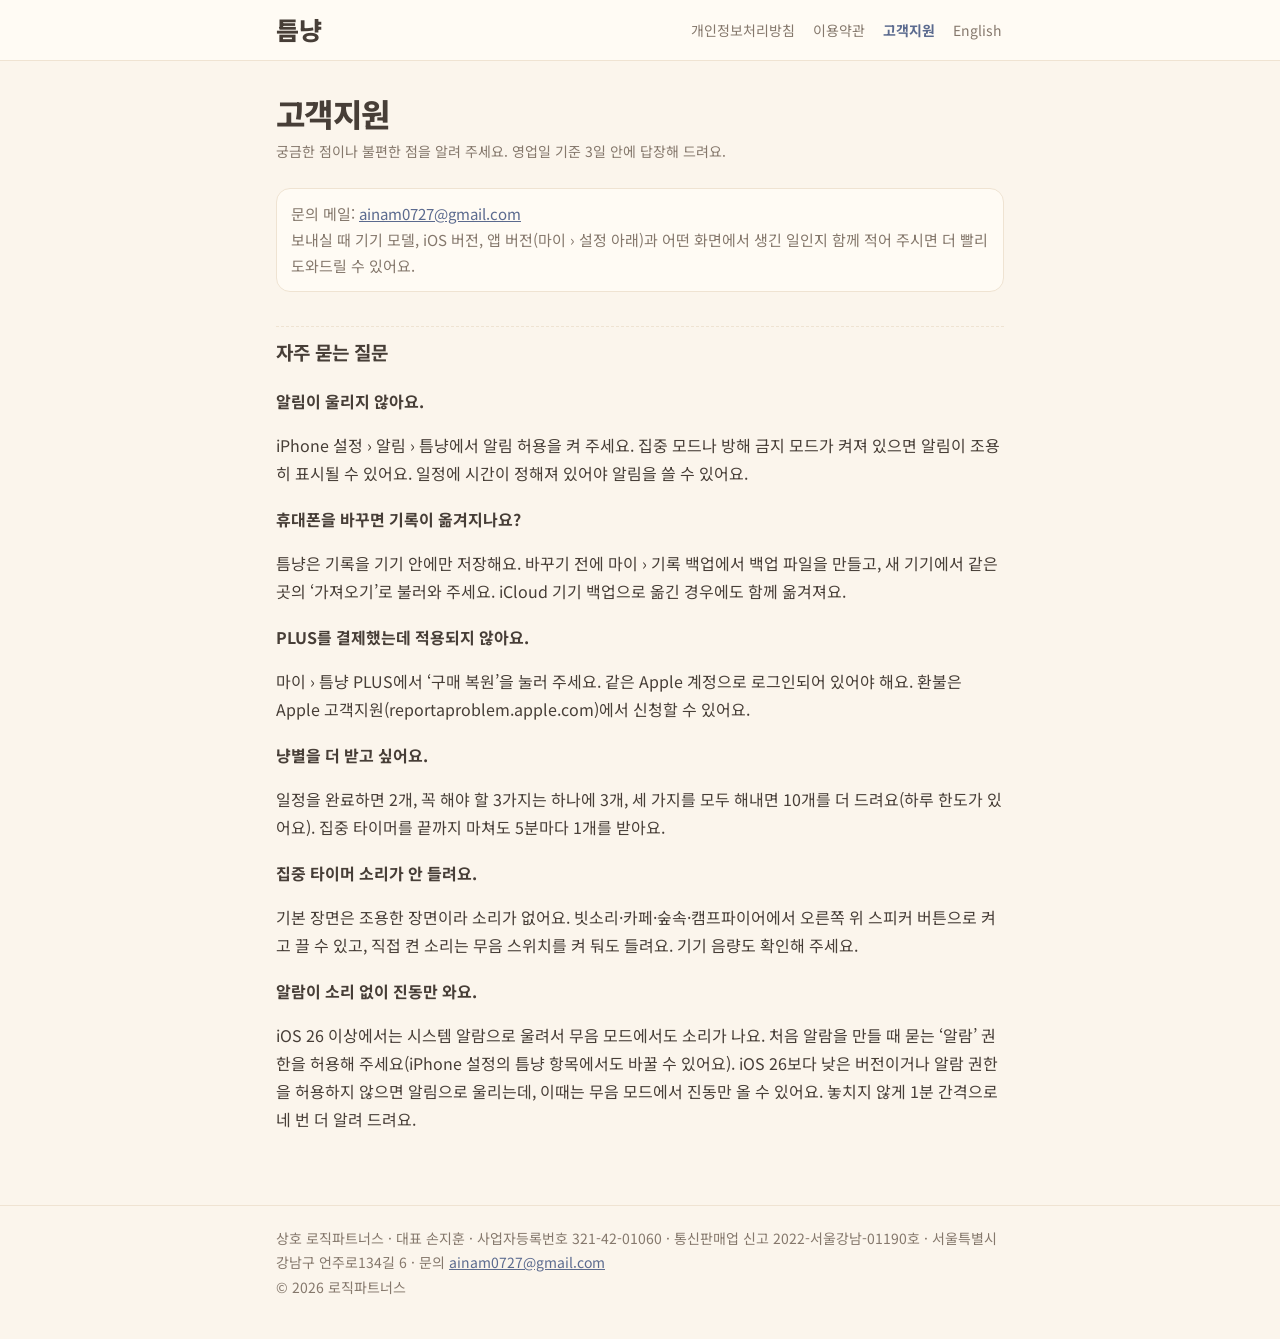
<file: support.html>
<!doctype html>
<html lang="ko">
<head>
<meta charset="utf-8">
<meta name="viewport" content="width=device-width, initial-scale=1">
<title>틈냥 고객지원</title>
<link rel="preconnect" href="https://fonts.googleapis.com">
<link rel="preconnect" href="https://fonts.gstatic.com" crossorigin>
<link rel="stylesheet" href="https://fonts.googleapis.com/css2?family=Noto+Sans+KR:wght@400;500;700;800&display=swap">
<link rel="stylesheet" href="legal.css">
</head>
<body>
<header class="top">
  <div class="wrap">
    <a class="brand" href="index.html">틈냥</a>
    <nav class="legal-nav" aria-label="안내 문서">
      <a href="privacy.html">개인정보처리방침</a>
      <a href="terms.html">이용약관</a>
      <a href="support.html" aria-current="page">고객지원</a>
      <a href="support-en.html" hreflang="en" lang="en">English</a>
    </nav>
  </div>
</header>
<main>
  <div class="wrap">
    <h1>고객지원</h1>
    <p class="updated">궁금한 점이나 불편한 점을 알려 주세요. 영업일 기준 3일 안에 답장해 드려요.</p>
    <p class="note">문의 메일: <a href="mailto:ainam0727@gmail.com">ainam0727@gmail.com</a><br>보내실 때 기기 모델, iOS 버전, 앱 버전(마이 › 설정 아래)과 어떤 화면에서 생긴 일인지 함께 적어 주시면 더 빨리 도와드릴 수 있어요.</p>

    <h2>자주 묻는 질문</h2>
    <h3>알림이 울리지 않아요.</h3>
    <p>iPhone 설정 › 알림 › 틈냥에서 알림 허용을 켜 주세요. 집중 모드나 방해 금지 모드가 켜져 있으면 알림이 조용히 표시될 수 있어요. 일정에 시간이 정해져 있어야 알림을 쓸 수 있어요.</p>
    <h3>휴대폰을 바꾸면 기록이 옮겨지나요?</h3>
    <p>틈냥은 기록을 기기 안에만 저장해요. 바꾸기 전에 마이 › 기록 백업에서 백업 파일을 만들고, 새 기기에서 같은 곳의 ‘가져오기’로 불러와 주세요. iCloud 기기 백업으로 옮긴 경우에도 함께 옮겨져요.</p>
    <h3>PLUS를 결제했는데 적용되지 않아요.</h3>
    <p>마이 › 틈냥 PLUS에서 ‘구매 복원’을 눌러 주세요. 같은 Apple 계정으로 로그인되어 있어야 해요. 환불은 Apple 고객지원(reportaproblem.apple.com)에서 신청할 수 있어요.</p>
    <h3>냥별을 더 받고 싶어요.</h3>
    <p>일정을 완료하면 2개, 꼭 해야 할 3가지는 하나에 3개, 세 가지를 모두 해내면 10개를 더 드려요(하루 한도가 있어요). 집중 타이머를 끝까지 마쳐도 5분마다 1개를 받아요.</p>
    <h3>집중 타이머 소리가 안 들려요.</h3>
    <p>기본 장면은 조용한 장면이라 소리가 없어요. 빗소리·카페·숲속·캠프파이어에서 오른쪽 위 스피커 버튼으로 켜고 끌 수 있고, 직접 켠 소리는 무음 스위치를 켜 둬도 들려요. 기기 음량도 확인해 주세요.</p>
    <h3>알람이 소리 없이 진동만 와요.</h3>
    <p>iOS 26 이상에서는 시스템 알람으로 울려서 무음 모드에서도 소리가 나요. 처음 알람을 만들 때 묻는 ‘알람’ 권한을 허용해 주세요(iPhone 설정의 틈냥 항목에서도 바꿀 수 있어요). iOS 26보다 낮은 버전이거나 알람 권한을 허용하지 않으면 알림으로 울리는데, 이때는 무음 모드에서 진동만 올 수 있어요. 놓치지 않게 1분 간격으로 네 번 더 알려 드려요.</p>
  </div>
</main>
<footer><div class="wrap">상호 로직파트너스 · 대표 손지훈 · 사업자등록번호 321-42-01060 · 통신판매업 신고 2022-서울강남-01190호 · 서울특별시 강남구 언주로134길 6 · 문의 <a href="mailto:ainam0727@gmail.com">ainam0727@gmail.com</a><br>© 2026 로직파트너스</div></footer>
</body>
</html>
</file>
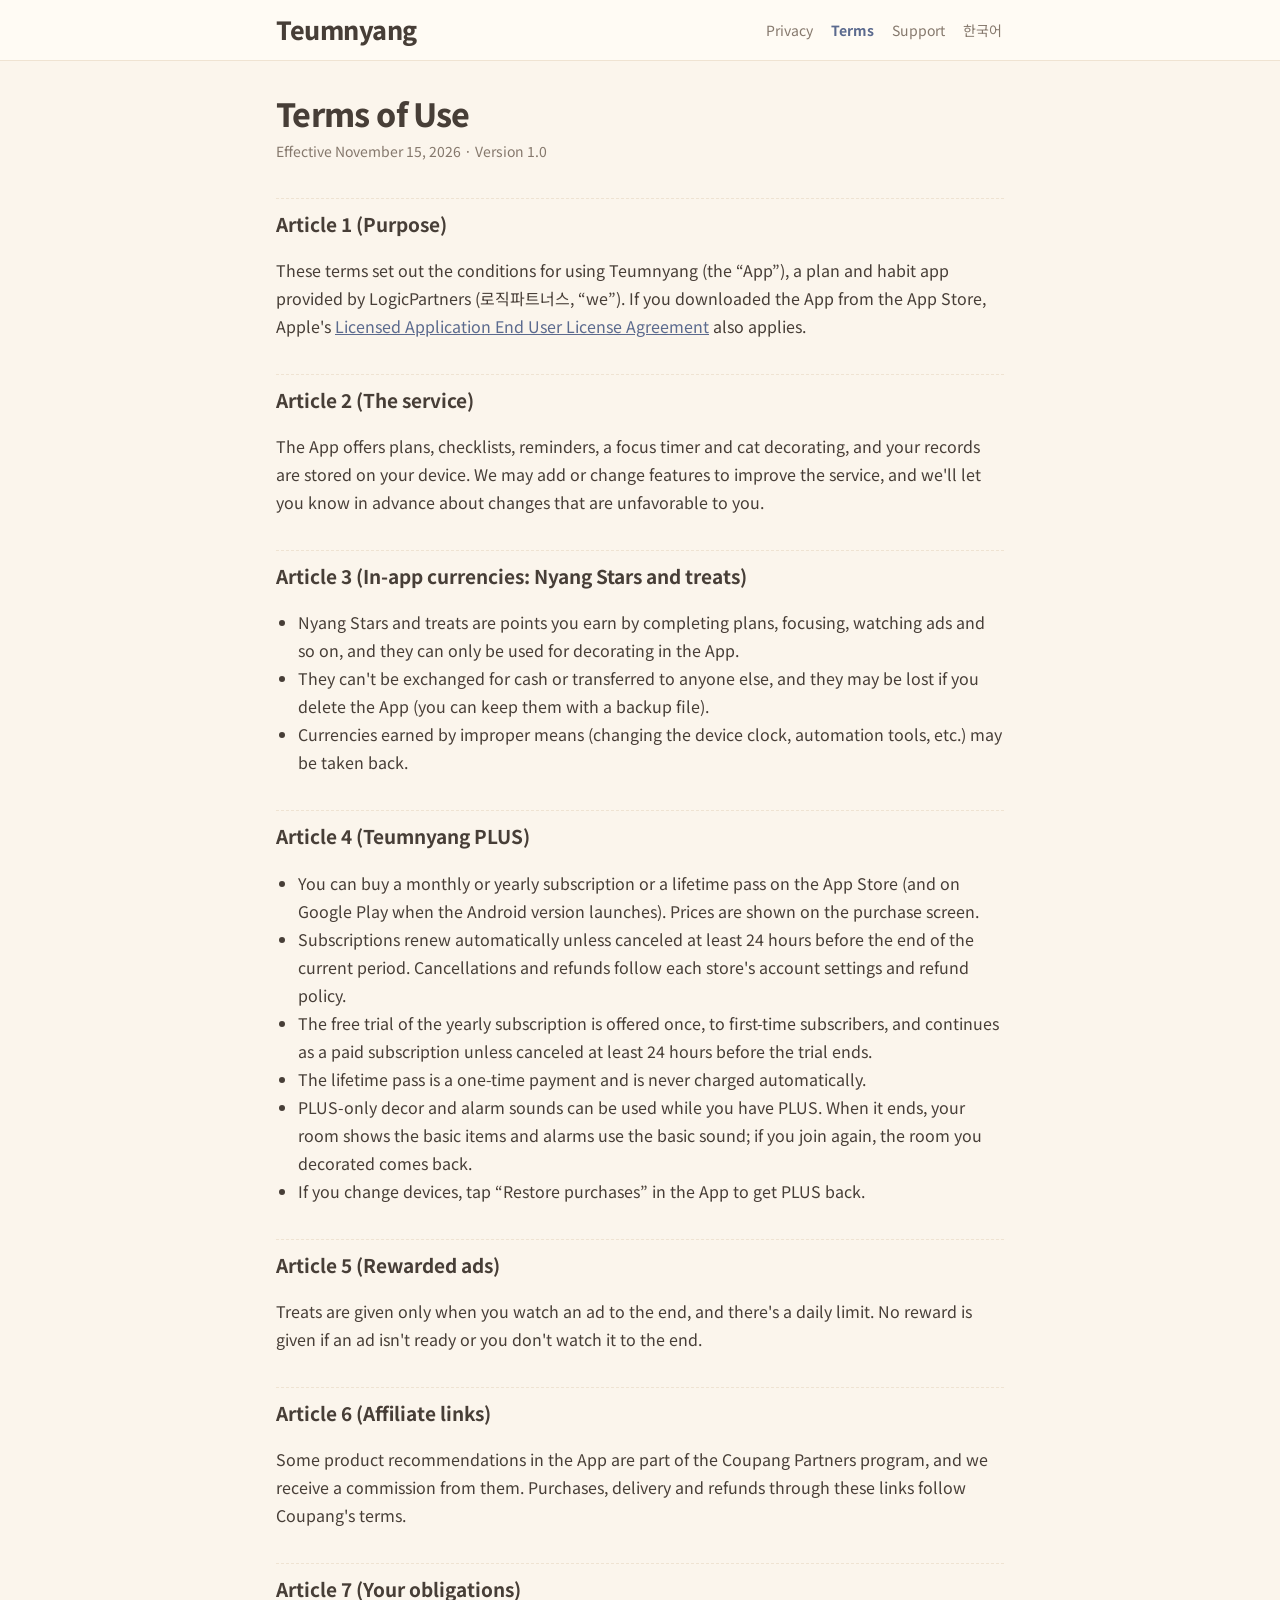
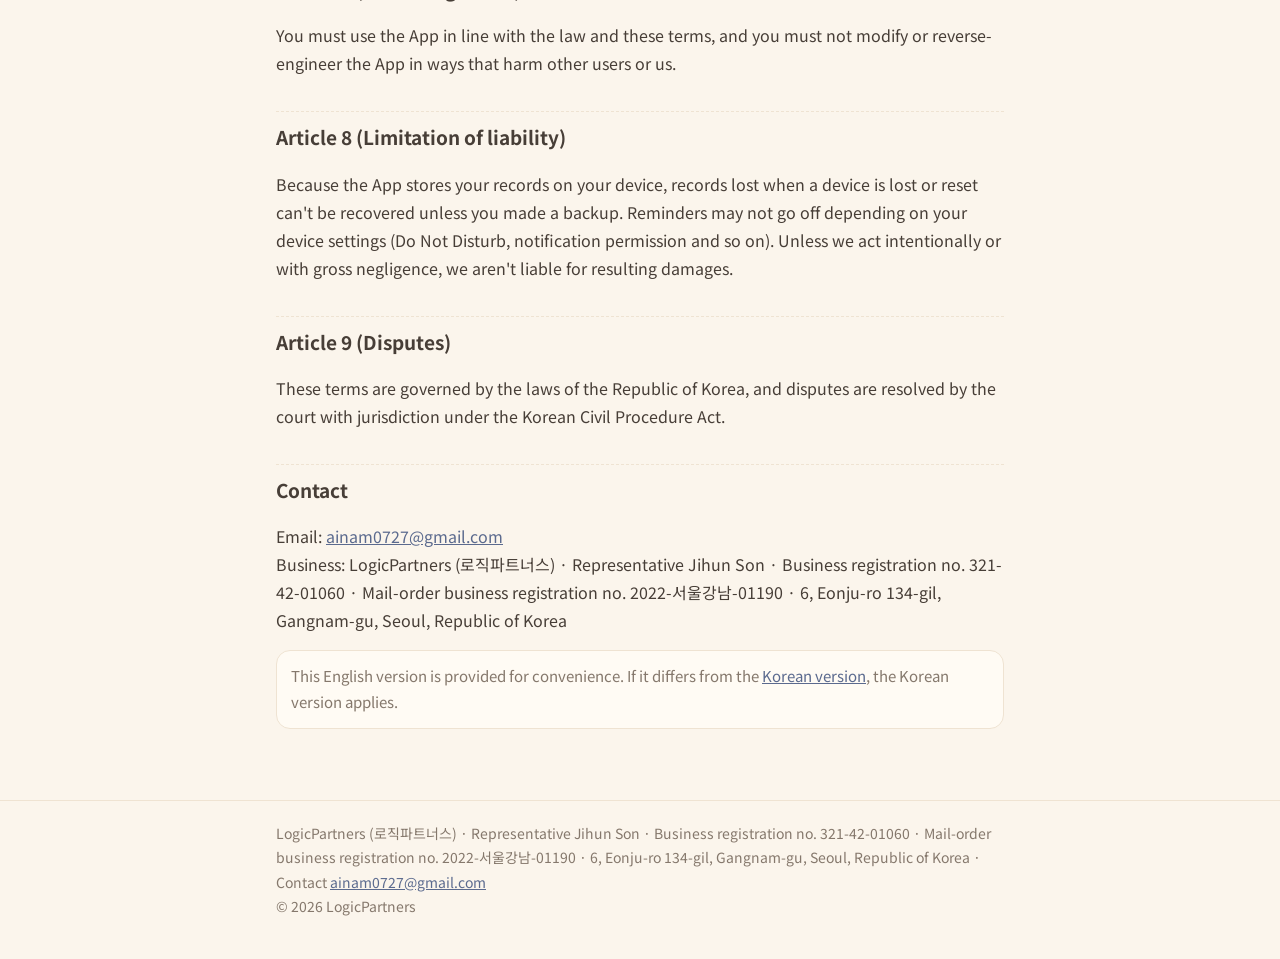
<file: terms-en.html>
<!doctype html>
<html lang="en">
<head>
<meta charset="utf-8">
<meta name="viewport" content="width=device-width, initial-scale=1">
<title>Teumnyang Terms of Use</title>
<link rel="preconnect" href="https://fonts.googleapis.com">
<link rel="preconnect" href="https://fonts.gstatic.com" crossorigin>
<link rel="stylesheet" href="https://fonts.googleapis.com/css2?family=Noto+Sans+KR:wght@400;500;700;800&display=swap">
<link rel="stylesheet" href="legal.css">
</head>
<body>
<header class="top">
  <div class="wrap">
    <a class="brand" href="index.html">Teumnyang</a>
    <nav class="legal-nav" aria-label="Documents">
      <a href="privacy-en.html">Privacy</a>
      <a href="terms-en.html" aria-current="page">Terms</a>
      <a href="support-en.html">Support</a>
      <a href="terms.html" hreflang="ko" lang="ko">한국어</a>
    </nav>
  </div>
</header>
<main>
  <div class="wrap">
    <h1>Terms of Use</h1>
    <p class="updated">Effective November 15, 2026 · Version 1.0</p>

    <h2>Article 1 (Purpose)</h2>
    <p>These terms set out the conditions for using Teumnyang (the “App”), a plan and habit app provided by LogicPartners (로직파트너스, “we”). If you downloaded the App from the App Store, Apple's <a href="https://www.apple.com/legal/internet-services/itunes/dev/stdeula/">Licensed Application End User License Agreement</a> also applies.</p>

    <h2>Article 2 (The service)</h2>
    <p>The App offers plans, checklists, reminders, a focus timer and cat decorating, and your records are stored on your device. We may add or change features to improve the service, and we'll let you know in advance about changes that are unfavorable to you.</p>

    <h2>Article 3 (In-app currencies: Nyang Stars and treats)</h2>
    <ul>
      <li>Nyang Stars and treats are points you earn by completing plans, focusing, watching ads and so on, and they can only be used for decorating in the App.</li>
      <li>They can't be exchanged for cash or transferred to anyone else, and they may be lost if you delete the App (you can keep them with a backup file).</li>
      <li>Currencies earned by improper means (changing the device clock, automation tools, etc.) may be taken back.</li>
    </ul>

    <h2>Article 4 (Teumnyang PLUS)</h2>
    <ul>
      <li>You can buy a monthly or yearly subscription or a lifetime pass on the App Store (and on Google Play when the Android version launches). Prices are shown on the purchase screen.</li>
      <li>Subscriptions renew automatically unless canceled at least 24 hours before the end of the current period. Cancellations and refunds follow each store's account settings and refund policy.</li>
      <li>The free trial of the yearly subscription is offered once, to first-time subscribers, and continues as a paid subscription unless canceled at least 24 hours before the trial ends.</li>
      <li>The lifetime pass is a one-time payment and is never charged automatically.</li>
      <li>PLUS-only decor and alarm sounds can be used while you have PLUS. When it ends, your room shows the basic items and alarms use the basic sound; if you join again, the room you decorated comes back.</li>
      <li>If you change devices, tap “Restore purchases” in the App to get PLUS back.</li>
    </ul>

    <h2>Article 5 (Rewarded ads)</h2>
    <p>Treats are given only when you watch an ad to the end, and there's a daily limit. No reward is given if an ad isn't ready or you don't watch it to the end.</p>

    <h2>Article 6 (Affiliate links)</h2>
    <p>Some product recommendations in the App are part of the Coupang Partners program, and we receive a commission from them. Purchases, delivery and refunds through these links follow Coupang's terms.</p>

    <h2>Article 7 (Your obligations)</h2>
    <p>You must use the App in line with the law and these terms, and you must not modify or reverse-engineer the App in ways that harm other users or us.</p>

    <h2>Article 8 (Limitation of liability)</h2>
    <p>Because the App stores your records on your device, records lost when a device is lost or reset can't be recovered unless you made a backup. Reminders may not go off depending on your device settings (Do Not Disturb, notification permission and so on). Unless we act intentionally or with gross negligence, we aren't liable for resulting damages.</p>

    <h2>Article 9 (Disputes)</h2>
    <p>These terms are governed by the laws of the Republic of Korea, and disputes are resolved by the court with jurisdiction under the Korean Civil Procedure Act.</p>

    <h2>Contact</h2>
    <p>Email: <a href="mailto:ainam0727@gmail.com">ainam0727@gmail.com</a><br>Business: LogicPartners (로직파트너스) · Representative Jihun Son · Business registration no. 321-42-01060 · Mail-order business registration no. 2022-서울강남-01190 · 6, Eonju-ro 134-gil, Gangnam-gu, Seoul, Republic of Korea</p>

    <p class="note">This English version is provided for convenience. If it differs from the <a href="terms.html" hreflang="ko">Korean version</a>, the Korean version applies.</p>
  </div>
</main>
<footer><div class="wrap">LogicPartners (로직파트너스) · Representative Jihun Son · Business registration no. 321-42-01060 · Mail-order business registration no. 2022-서울강남-01190 · 6, Eonju-ro 134-gil, Gangnam-gu, Seoul, Republic of Korea · Contact <a href="mailto:ainam0727@gmail.com">ainam0727@gmail.com</a><br>© 2026 LogicPartners</div></footer>
</body>
</html>
</file>
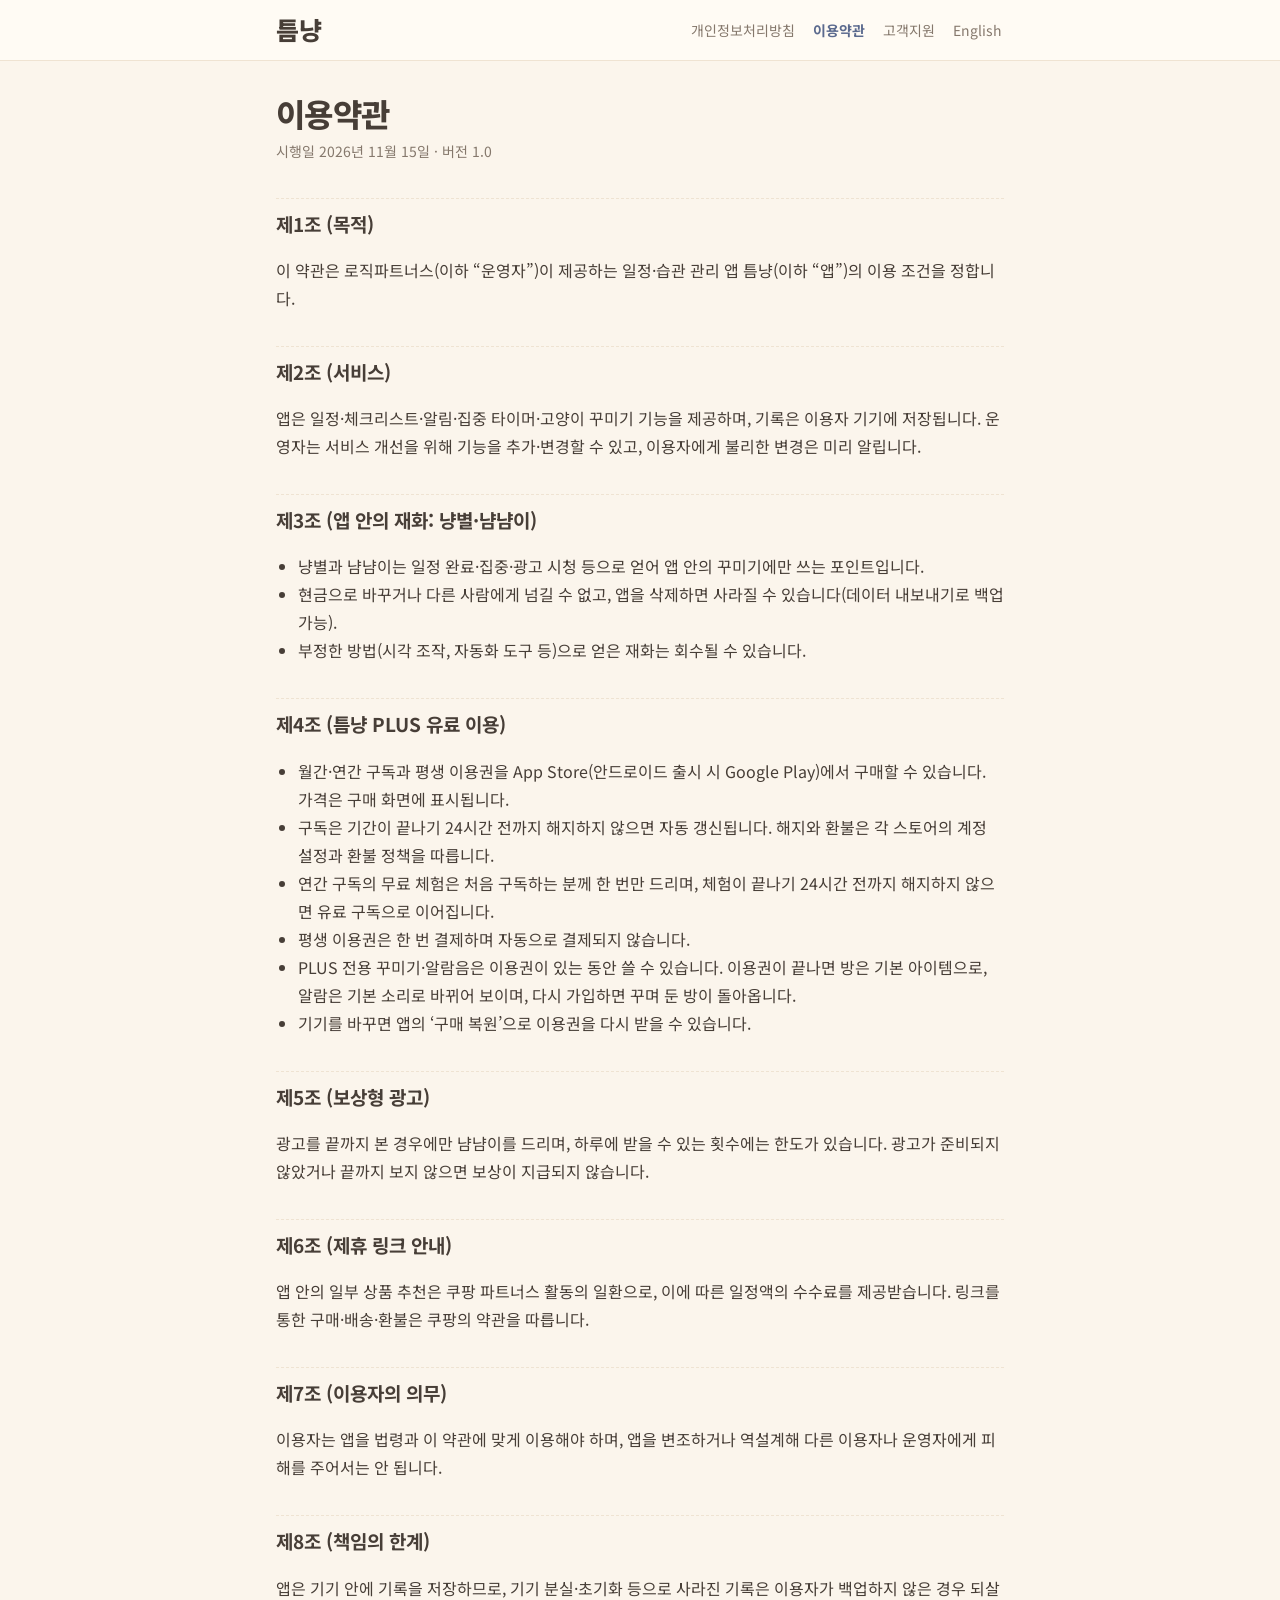
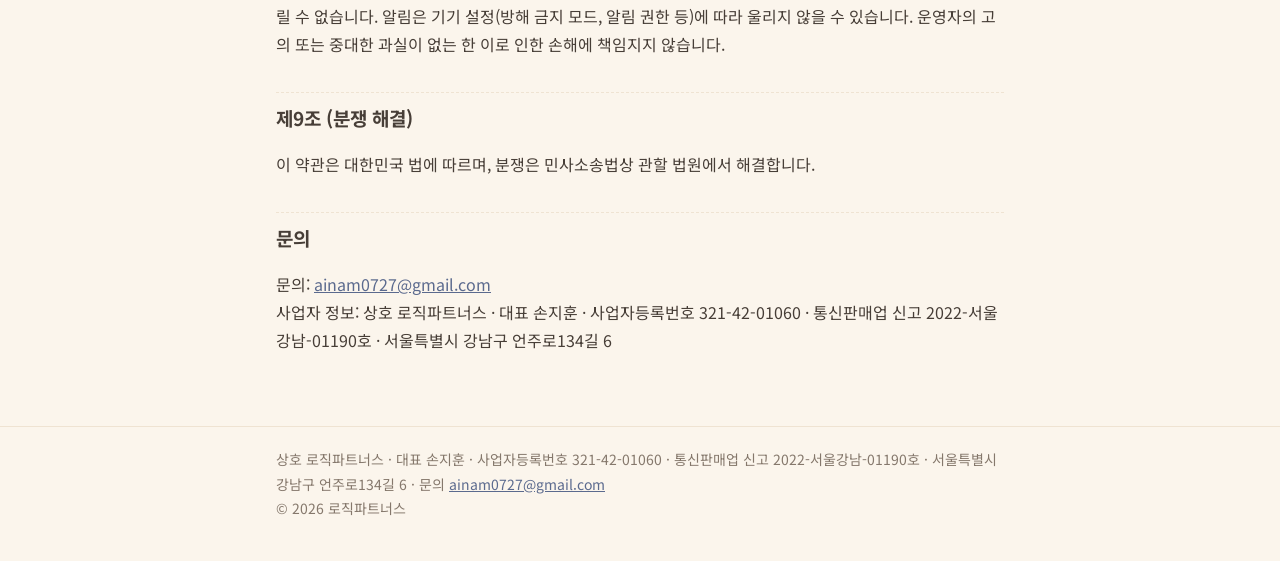
<file: terms.html>
<!doctype html>
<html lang="ko">
<head>
<meta charset="utf-8">
<meta name="viewport" content="width=device-width, initial-scale=1">
<title>틈냥 이용약관</title>
<link rel="preconnect" href="https://fonts.googleapis.com">
<link rel="preconnect" href="https://fonts.gstatic.com" crossorigin>
<link rel="stylesheet" href="https://fonts.googleapis.com/css2?family=Noto+Sans+KR:wght@400;500;700;800&display=swap">
<link rel="stylesheet" href="legal.css">
</head>
<body>
<header class="top">
  <div class="wrap">
    <a class="brand" href="index.html">틈냥</a>
    <nav class="legal-nav" aria-label="안내 문서">
      <a href="privacy.html">개인정보처리방침</a>
      <a href="terms.html" aria-current="page">이용약관</a>
      <a href="support.html">고객지원</a>
      <a href="terms-en.html" hreflang="en" lang="en">English</a>
    </nav>
  </div>
</header>
<main>
  <div class="wrap">
    <h1>이용약관</h1>
    <p class="updated">시행일 2026년 11월 15일 · 버전 1.0</p>

    <h2>제1조 (목적)</h2>
    <p>이 약관은 로직파트너스(이하 “운영자”)이 제공하는 일정·습관 관리 앱 틈냥(이하 “앱”)의 이용 조건을 정합니다.</p>

    <h2>제2조 (서비스)</h2>
    <p>앱은 일정·체크리스트·알림·집중 타이머·고양이 꾸미기 기능을 제공하며, 기록은 이용자 기기에 저장됩니다. 운영자는 서비스 개선을 위해 기능을 추가·변경할 수 있고, 이용자에게 불리한 변경은 미리 알립니다.</p>

    <h2>제3조 (앱 안의 재화: 냥별·냠냠이)</h2>
    <ul>
      <li>냥별과 냠냠이는 일정 완료·집중·광고 시청 등으로 얻어 앱 안의 꾸미기에만 쓰는 포인트입니다.</li>
      <li>현금으로 바꾸거나 다른 사람에게 넘길 수 없고, 앱을 삭제하면 사라질 수 있습니다(데이터 내보내기로 백업 가능).</li>
      <li>부정한 방법(시각 조작, 자동화 도구 등)으로 얻은 재화는 회수될 수 있습니다.</li>
    </ul>

    <h2>제4조 (틈냥 PLUS 유료 이용)</h2>
    <ul>
      <li>월간·연간 구독과 평생 이용권을 App Store(안드로이드 출시 시 Google Play)에서 구매할 수 있습니다. 가격은 구매 화면에 표시됩니다.</li>
      <li>구독은 기간이 끝나기 24시간 전까지 해지하지 않으면 자동 갱신됩니다. 해지와 환불은 각 스토어의 계정 설정과 환불 정책을 따릅니다.</li>
      <li>연간 구독의 무료 체험은 처음 구독하는 분께 한 번만 드리며, 체험이 끝나기 24시간 전까지 해지하지 않으면 유료 구독으로 이어집니다.</li>
      <li>평생 이용권은 한 번 결제하며 자동으로 결제되지 않습니다.</li>
      <li>PLUS 전용 꾸미기·알람음은 이용권이 있는 동안 쓸 수 있습니다. 이용권이 끝나면 방은 기본 아이템으로, 알람은 기본 소리로 바뀌어 보이며, 다시 가입하면 꾸며 둔 방이 돌아옵니다.</li>
      <li>기기를 바꾸면 앱의 ‘구매 복원’으로 이용권을 다시 받을 수 있습니다.</li>
    </ul>

    <h2>제5조 (보상형 광고)</h2>
    <p>광고를 끝까지 본 경우에만 냠냠이를 드리며, 하루에 받을 수 있는 횟수에는 한도가 있습니다. 광고가 준비되지 않았거나 끝까지 보지 않으면 보상이 지급되지 않습니다.</p>

    <h2>제6조 (제휴 링크 안내)</h2>
    <p>앱 안의 일부 상품 추천은 쿠팡 파트너스 활동의 일환으로, 이에 따른 일정액의 수수료를 제공받습니다. 링크를 통한 구매·배송·환불은 쿠팡의 약관을 따릅니다.</p>

    <h2>제7조 (이용자의 의무)</h2>
    <p>이용자는 앱을 법령과 이 약관에 맞게 이용해야 하며, 앱을 변조하거나 역설계해 다른 이용자나 운영자에게 피해를 주어서는 안 됩니다.</p>

    <h2>제8조 (책임의 한계)</h2>
    <p>앱은 기기 안에 기록을 저장하므로, 기기 분실·초기화 등으로 사라진 기록은 이용자가 백업하지 않은 경우 되살릴 수 없습니다. 알림은 기기 설정(방해 금지 모드, 알림 권한 등)에 따라 울리지 않을 수 있습니다. 운영자의 고의 또는 중대한 과실이 없는 한 이로 인한 손해에 책임지지 않습니다.</p>

    <h2>제9조 (분쟁 해결)</h2>
    <p>이 약관은 대한민국 법에 따르며, 분쟁은 민사소송법상 관할 법원에서 해결합니다.</p>

    <h2>문의</h2>
    <p>문의: <a href="mailto:ainam0727@gmail.com">ainam0727@gmail.com</a><br>사업자 정보: 상호 로직파트너스 · 대표 손지훈 · 사업자등록번호 321-42-01060 · 통신판매업 신고 2022-서울강남-01190호 · 서울특별시 강남구 언주로134길 6</p>
  </div>
</main>
<footer><div class="wrap">상호 로직파트너스 · 대표 손지훈 · 사업자등록번호 321-42-01060 · 통신판매업 신고 2022-서울강남-01190호 · 서울특별시 강남구 언주로134길 6 · 문의 <a href="mailto:ainam0727@gmail.com">ainam0727@gmail.com</a><br>© 2026 로직파트너스</div></footer>
</body>
</html>
</file>
<file: legal.css>
:root {
  --paper: #fbf5ec;
  --card: #fffbf4;
  --line: #efe3d2;
  --ink: #473e37;
  --ink-soft: #85786c;
  --navy: #5b6a8e;
  --todo: #fff1b8;
  --display: "Noto Sans KR", "Apple SD Gothic Neo", "Malgun Gothic", system-ui, sans-serif;
  --body: "Noto Sans KR", "Apple SD Gothic Neo", "Malgun Gothic", system-ui, sans-serif;
}
@media (prefers-color-scheme: dark) {
  :root:not([data-theme="light"]) {
    --paper: #1e1a17; --card: #2a2420; --line: #3a322c; --ink: #f3e9dc; --ink-soft: #bcae9f; --navy: #9aa8cf; --todo: #5a4a12;
  }
}
:root[data-theme="dark"] {
  --paper: #1e1a17; --card: #2a2420; --line: #3a322c; --ink: #f3e9dc; --ink-soft: #bcae9f; --navy: #9aa8cf; --todo: #5a4a12;
}
* { box-sizing: border-box; }
html { -webkit-text-size-adjust: 100%; }
body {
  margin: 0;
  background: var(--paper);
  color: var(--ink);
  font-family: var(--body);
  font-size: 16px;
  line-height: 1.75;
}
.wrap { max-width: 760px; margin: 0 auto; padding: 0 16px; }
header.top {
  border-bottom: 1px solid var(--line);
  background: var(--card);
}
header.top .wrap { display: flex; align-items: center; justify-content: space-between; gap: 12px; min-height: 60px; }
.brand { font-family: var(--display); font-size: 25px; font-weight: 800; letter-spacing: -0.02em; color: var(--ink); text-decoration: none; }
nav.legal-nav { display: flex; gap: 14px; flex-wrap: wrap; font-size: 14px; }
nav.legal-nav a { color: var(--ink-soft); text-decoration: none; padding: 10px 2px; }
nav.legal-nav a[aria-current="page"] { color: var(--navy); font-weight: 700; }
main { padding: 32px 0 56px; }
h1 { font-family: var(--display); font-size: 32px; font-weight: 800; letter-spacing: -0.02em; line-height: 1.25; margin: 0 0 6px; }
.updated { color: var(--ink-soft); font-size: 14px; margin: 0 0 24px; }
h2 { font-size: 19px; margin: 34px 0 8px; padding-top: 8px; border-top: 1px dashed var(--line); }
h3 { font-size: 16px; margin: 18px 0 4px; }
p, li { color: var(--ink); }
ul, ol { padding-left: 22px; }
table { width: 100%; border-collapse: collapse; margin: 10px 0; font-size: 15px; display: block; overflow-x: auto; }
th, td { border: 1px solid var(--line); padding: 8px 10px; text-align: left; vertical-align: top; min-width: 120px; }
th { background: var(--card); }
.note { background: var(--card); border: 1px solid var(--line); border-radius: 14px; padding: 12px 14px; color: var(--ink-soft); font-size: 15px; }
mark.todo { background: var(--todo); color: inherit; padding: 0 4px; border-radius: 4px; }
a { color: var(--navy); }
footer { border-top: 1px solid var(--line); padding: 20px 0 40px; color: var(--ink-soft); font-size: 14px; }
@media (max-width: 480px) {
  h1 { font-size: 34px; }
  header.top .wrap { flex-wrap: wrap; padding-top: 8px; padding-bottom: 8px; }
}
</file>
